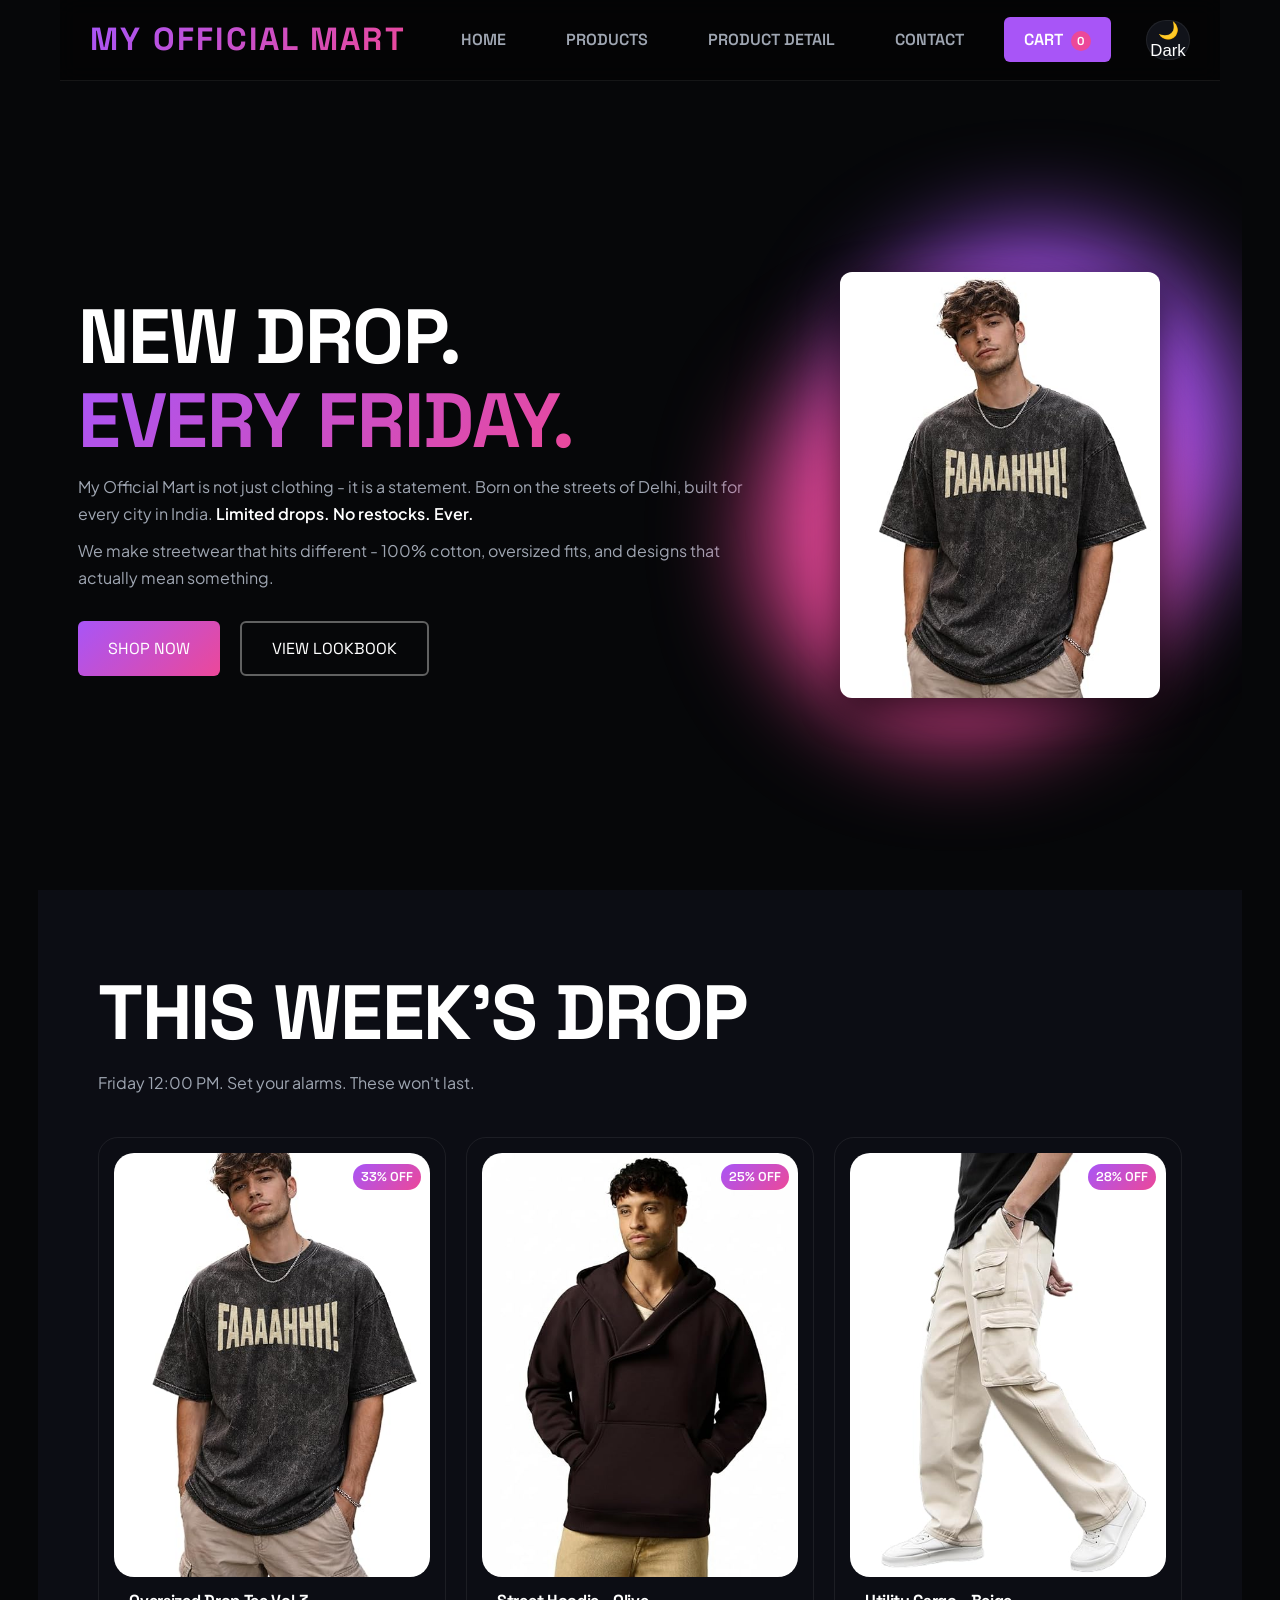
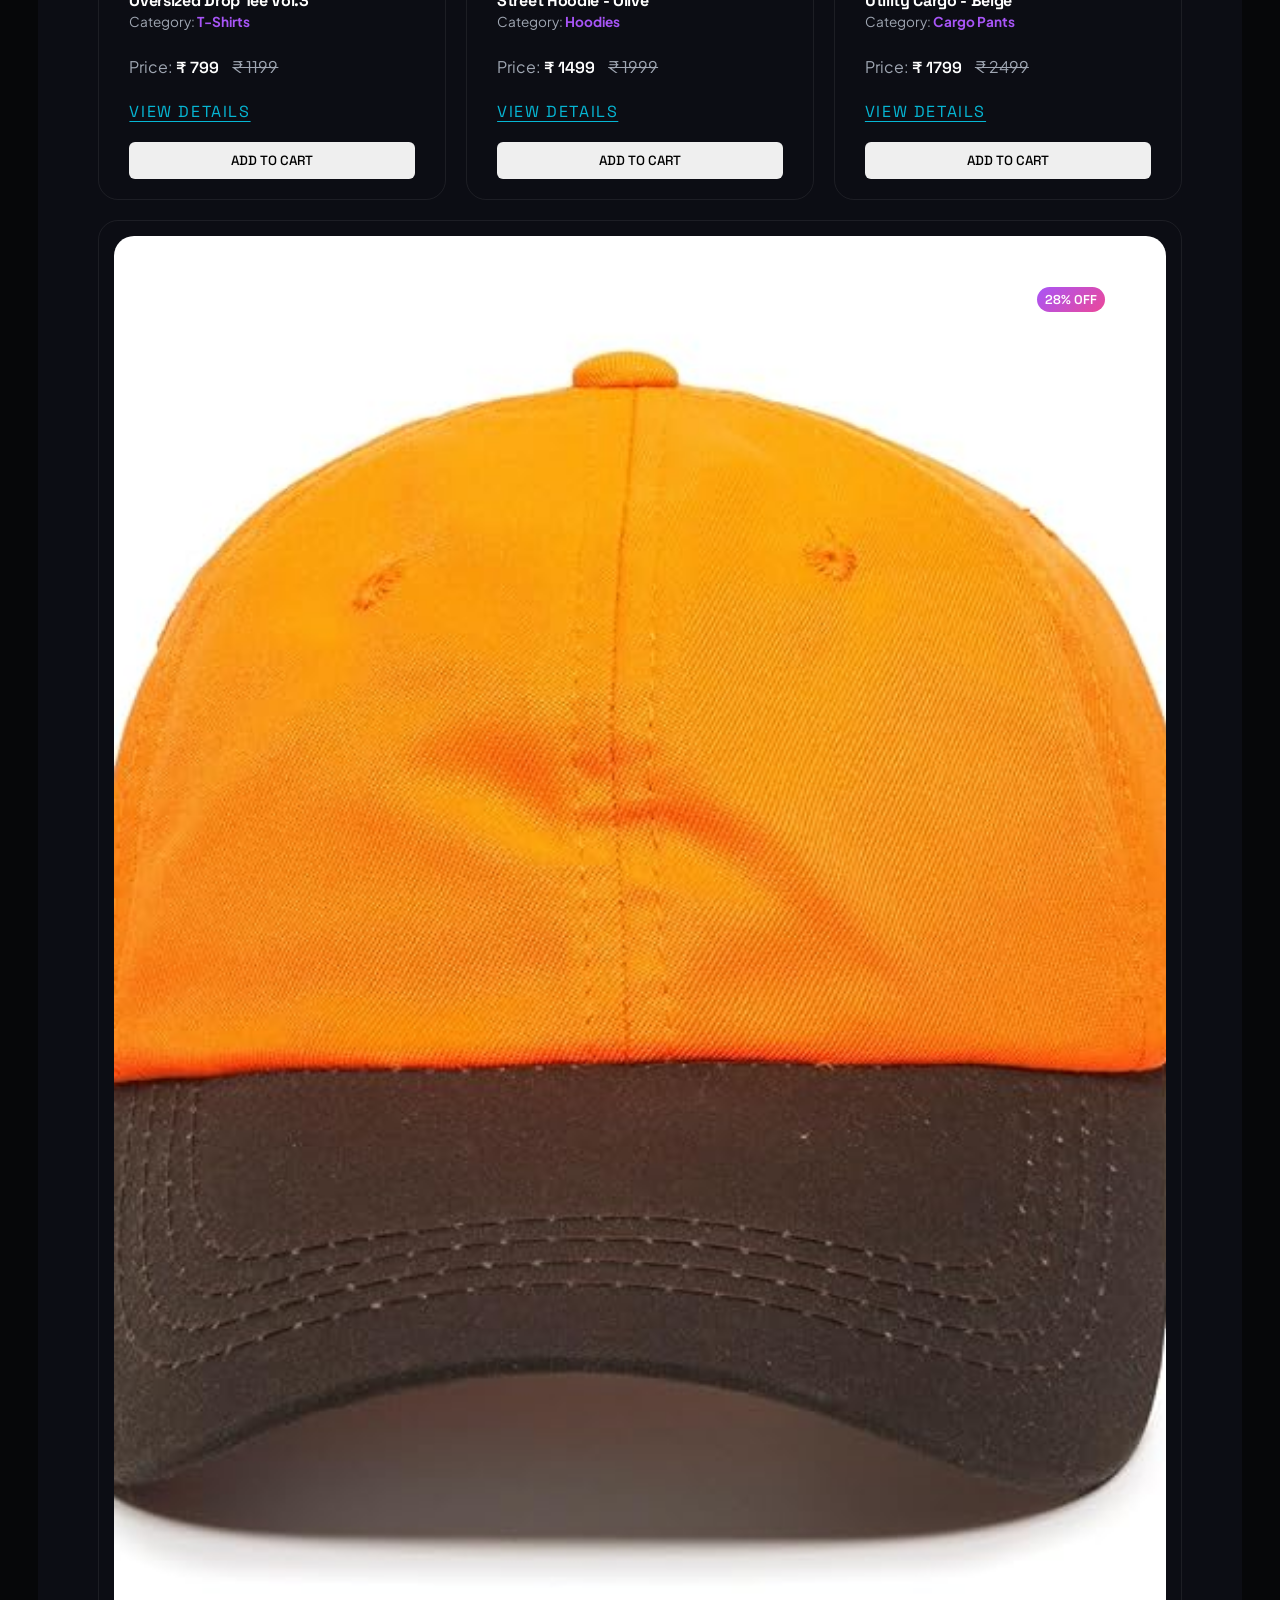
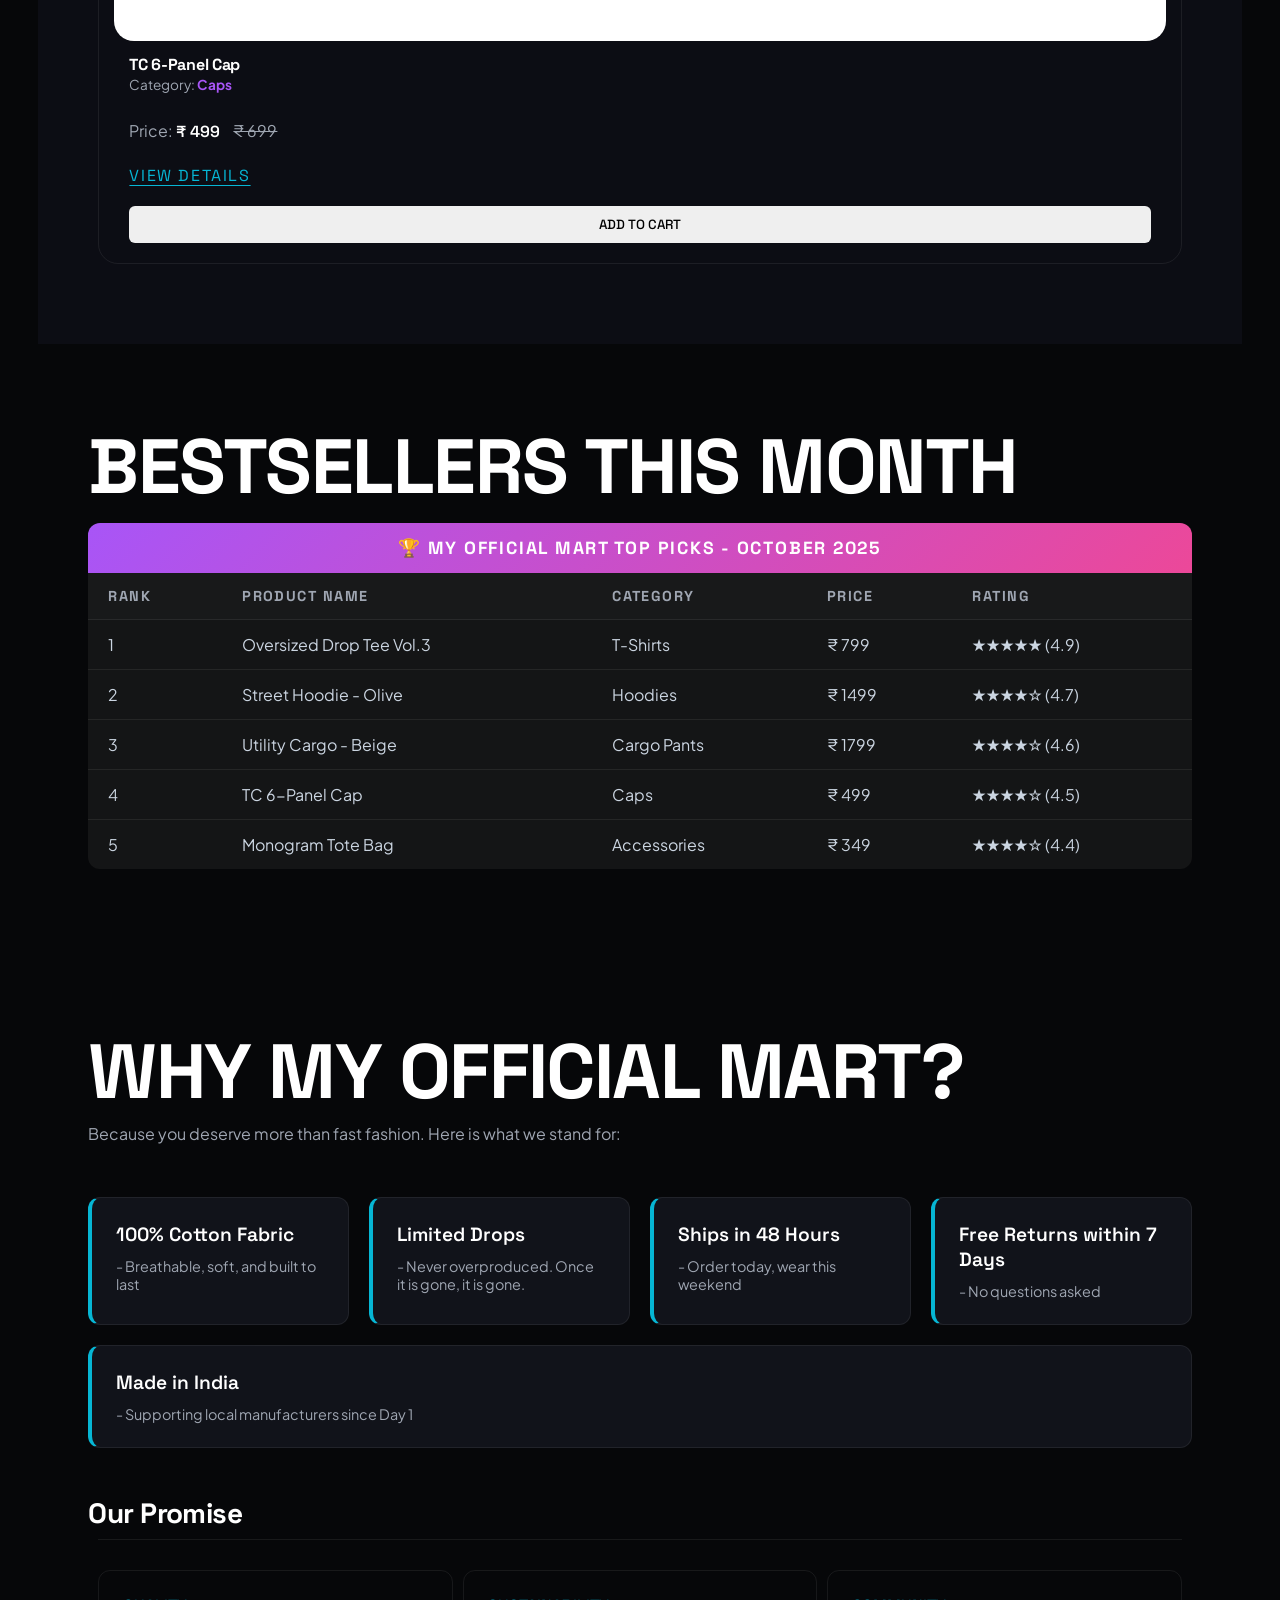
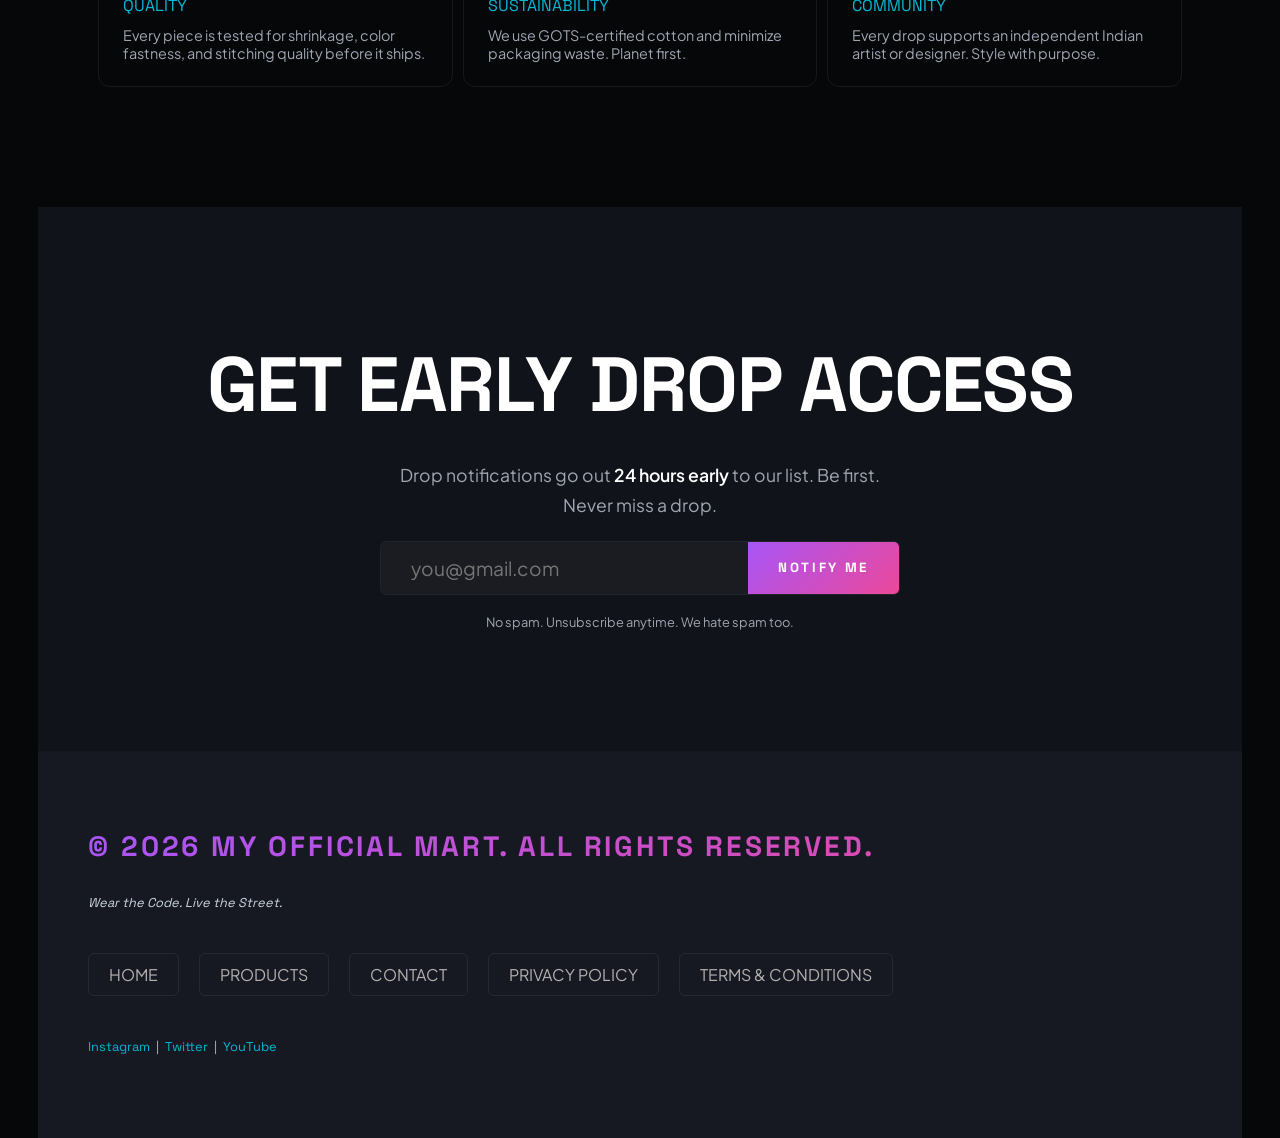
<file: index.html>
<!doctype html>
<html lang="en">
  <head>
    <meta charset="UTF-8" />
    <meta name="viewport" content="width=device-width, initial-scale=1.0" />
    <title>My Official Mart - Wear the Code. Live the Street.</title>
    <link rel="stylesheet" href="style.css" />
  </head>

  <body>
    <header>
      <h1><a href="index.html">My Official Mart</a></h1>
      <nav>
        <ul>
          <li><a href="index.html">Home</a></li>
          <li><a href="products.html">Products</a></li>
          <li><a href="product.html">Product Detail</a></li>
          <li><a href="contact.html">Contact</a></li>
          <li>
            <a href="cart.html" data-cart-link
              >Cart <span class="cart-badge">0</span></a
            >
          </li>
        </ul>
      </nav>
      <button
        class="theme-toggle"
        type="button"
        aria-label="Switch to light mode"
        title="Switch to light mode"
      >
        🌙 Dark
      </button>
    </header>

    <main>
      <section id="hero">
        <div class="left-hero">
          <h2>
            New Drop. <br />
            <span id="gradient-text">Every Friday.</span>
          </h2>
          <p>
            My Official Mart is not just clothing - it is a statement. Born on
            the streets of Delhi, built for every city in India.
            <strong>Limited drops. No restocks. Ever.</strong>
          </p>
          <p>
            We make streetwear that hits different - 100% cotton, oversized
            fits, and designs that actually mean something.
          </p>
          <div id="cta">
            <a href="products.html" class="btn1">Shop Now</a>
            <a href="products.html" class="btn2">View Lookbook</a>
          </div>
        </div>
        <div class="right-hero">
          <div class="glow orb1"></div>
          <div class="glow orb2"></div>
          <div class="right-hero-image">
            <img src="product 1.jpg" alt="" />
          </div>
        </div>
      </section>

      <section id="week-drop">
        <h2>This Week's Drop</h2>
        <p>Friday 12:00 PM. Set your alarms. These won't last.</p>

        <div class="cards">
          <article>
            <figure>
              <img
                src="product 1.jpg"
                alt="My Official Mart Oversized Drop Tee Vol.3 in Black"
              />
              <figcaption>Oversized Drop Tee Vol.3</figcaption>
            </figure>

            <h3>Oversized Drop Tee Vol.3</h3>
            <p>Category: <span>T-Shirts</span></p>
            <p>Price: <strong>&#8377; 799</strong> <s>&#8377; 1199</s></p>
            <p><mark>33% OFF</mark></p>

            <a href="product.html">View Details</a>
            <button type="button">Add to Cart</button>
          </article>

          <article>
            <figure>
              <img
                src="product 2.jpg"
                alt="My Official Mart Street Hoodie in Olive Green"
              />
              <figcaption>Street Hoodie - Olive</figcaption>
            </figure>

            <h3>Street Hoodie - Olive</h3>
            <p>Category: <span>Hoodies</span></p>
            <p>Price: <strong>&#8377; 1499</strong> <s>&#8377; 1999</s></p>
            <p><mark>25% OFF</mark></p>
            <a href="product.html">View Details</a>
            <button type="button">Add to Cart</button>
          </article>

          <article>
            <figure>
              <img
                src="product 3.jpg"
                alt="My Official Mart Cargo Pants in Beige"
              />
              <figcaption>Utility Cargo - Beige</figcaption>
            </figure>
            <h3>Utility Cargo - Beige</h3>
            <p>Category: <span>Cargo Pants</span></p>
            <p>Price: <strong>&#8377; 1799</strong> <s>&#8377; 2499</s></p>
            <p><mark>28% OFF</mark></p>
            <a href="product.html">View Details</a>
            <button type="button">Add to Cart</button>
          </article>

          <article>
            <figure>
              <img
                src="product 4.jpg"
                alt="My Official Mart 6-Panel Cap in Black"
              />
              <figcaption>TC 6-Panel Cap</figcaption>
            </figure>
            <h3>TC 6-Panel Cap</h3>
            <p>Category: <span>Caps</span></p>
            <p>Price: <strong>&#8377; 499</strong> <s>&#8377; 699</s></p>
            <p><mark>28% OFF</mark></p>
            <a href="product.html">View Details</a>
            <button type="button">Add to Cart</button>
          </article>
        </div>
      </section>

      <section class="best-sellers" id="best-sellers-month">
        <h2>Bestsellers This Month</h2>
        <div class="table-scroll">
          <table>
            <tr>
              <th colspan="5">
                &#127942; My Official Mart Top Picks - October 2025
              </th>
            </tr>
            <tr>
              <th>Rank</th>
              <th>Product Name</th>
              <th>Category</th>
              <th>Price</th>
              <th>Rating</th>
            </tr>
            <tr>
              <td>1</td>
              <td>Oversized Drop Tee Vol.3</td>
              <td>T-Shirts</td>
              <td>&#8377; 799</td>
              <td>&#9733;&#9733;&#9733;&#9733;&#9733; (4.9)</td>
            </tr>
            <tr>
              <td>2</td>
              <td>Street Hoodie - Olive</td>
              <td>Hoodies</td>
              <td>&#8377; 1499</td>
              <td>&#9733;&#9733;&#9733;&#9733;&#9734; (4.7)</td>
            </tr>
            <tr>
              <td>3</td>
              <td>Utility Cargo - Beige</td>
              <td>Cargo Pants</td>
              <td>&#8377; 1799</td>
              <td>&#9733;&#9733;&#9733;&#9733;&#9734; (4.6)</td>
            </tr>
            <tr nishant="hii">
              <td>4</td>
              <td>TC 6-Panel Cap</td>
              <td>Caps</td>
              <td>&#8377; 499</td>
              <td>&#9733;&#9733;&#9733;&#9733;&#9734; (4.5)</td>
            </tr>
            <tr>
              <td>5</td>
              <td>Monogram Tote Bag</td>
              <td>Accessories</td>
              <td>&#8377; 349</td>
              <td>&#9733;&#9733;&#9733;&#9733;&#9734; (4.4)</td>
            </tr>
          </table>
        </div>
      </section>

      <section id="why-threadco">
        <h2>Why My Official Mart?</h2>
        <p>
          Because you deserve more than fast fashion. Here is what we stand for:
        </p>
        <ul>
          <li>
            <strong>100% Cotton Fabric </strong>- Breathable, soft, and built to
            last
          </li>
          <li>
            <strong>Limited Drops </strong>- Never overproduced. Once it is
            gone, it is gone.
          </li>
          <li>
            <strong>Ships in 48 Hours</strong> - Order today, wear this weekend
          </li>
          <li>
            <strong>Free Returns within 7 Days </strong>- No questions asked
          </li>
          <li>
            <strong>Made in India </strong>- Supporting local manufacturers
            since Day 1
          </li>
        </ul>

        <h3>Our Promise</h3>

        <dl>
          <section>
            <dt>Quality</dt>
            <dd>
              Every piece is tested for shrinkage, color fastness, and stitching
              quality before it ships.
            </dd>
          </section>
          <section>
            <dt>Sustainability</dt>
            <dd>
              We use GOTS-certified cotton and minimize packaging waste. Planet
              first.
            </dd>
          </section>
          <section>
            <dt>Community</dt>
            <dd>
              Every drop supports an independent Indian artist or designer.
              Style with purpose.
            </dd>
          </section>
        </dl>
      </section>

      <section id="get-early">
        <h2>Get Early Drop Access</h2>
        <p>
          Drop notifications go out <strong>24 hours early</strong> to our list.
          Be first. Never miss a drop.
        </p>
        <form action="">
          <!-- <label for="email">Your Email:</label> -->
          <input
            type="email"
            id="email"
            name="email"
            placeholder="you@gmail.com"
            required
          />
          <button type="submit">Notify Me</button>
        </form>
        <br />
        <small>No spam. Unsubscribe anytime. We hate spam too.</small>
      </section>
    </main>

    <footer id="footer">
      <h3>&copy; 2026 My Official Mart. All rights reserved.</h3>
      <p><em>Wear the Code. Live the Street.</em></p>
      <nav>
        <ul>
          <li><a href="index.html">Home</a></li>
          <li><a href="products.html">Products</a></li>
          <li><a href="contact.html">Contact</a></li>
          <li><a href="#">Privacy Policy</a></li>
          <li><a href="#">Terms &amp; Conditions</a></li>
        </ul>
      </nav>

      <p>
        <a href="https://instagram.com" target="_blank">Instagram</a>
        &nbsp;|&nbsp;
        <a href="https://twitter.com" target="_blank">Twitter</a>
        &nbsp;|&nbsp;
        <a href="https://youtube.com" target="_blank">YouTube</a>
      </p>
    </footer>

    <script src="app.js" defer></script>
  </body>
</html>
</file>
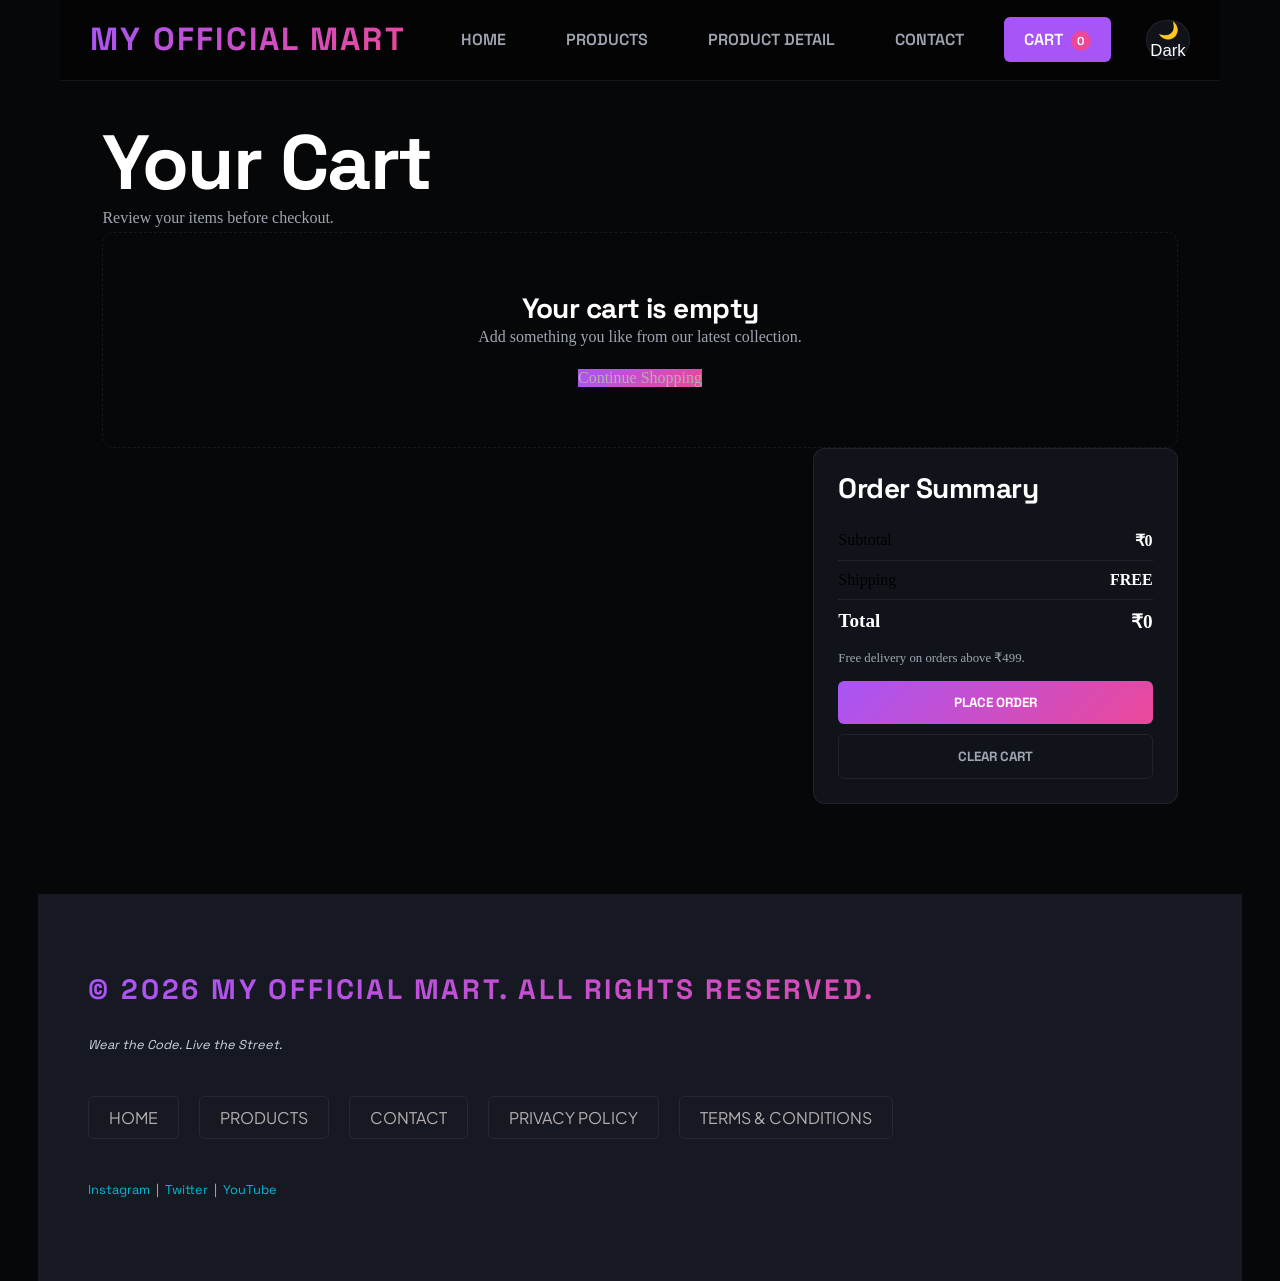
<file: cart.html>
<!doctype html>
<html lang="en">
  <head>
    <meta charset="UTF-8" />
    <meta name="viewport" content="width=device-width, initial-scale=1.0" />
    <meta name="description" content="My Official Mart shopping cart" />
    <title>Cart | My Official Mart</title>
    <link rel="stylesheet" href="style.css" />
  </head>
  <body>
    <header>
      <h1><a href="index.html">My Official Mart</a></h1>
      <nav>
        <ul>
          <li><a href="index.html">Home</a></li>
          <li><a href="products.html">Products</a></li>
          <li><a href="product.html">Product Detail</a></li>
          <li><a href="contact.html">Contact</a></li>
          <li>
            <a href="cart.html" data-cart-link
              >Cart <span class="cart-badge">0</span></a
            >
          </li>
        </ul>
      </nav>
      <button
        class="theme-toggle"
        type="button"
        aria-label="Switch to light mode"
        title="Switch to light mode"
      >
        🌙 Dark
      </button>
    </header>
    <main>
      <section class="cart-page">
        <h2>Your Cart</h2>
        <p>Review your items before checkout.</p>
        <div id="empty-cart" class="empty-cart" hidden>
          <h3>Your cart is empty</h3>
          <p>Add something you like from our latest collection.</p>
          <a class="btn1" href="products.html">Continue Shopping</a>
        </div>
        <div id="cart-content" class="cart-layout">
          <section><div id="cart-items" class="cart-items"></div></section>
          <aside class="cart-summary">
            <h3>Order Summary</h3>
            <div class="summary-row">
              <span>Subtotal</span><strong id="cart-subtotal">₹0</strong>
            </div>
            <div class="summary-row">
              <span>Shipping</span><strong id="cart-shipping">FREE</strong>
            </div>
            <div class="summary-row summary-total">
              <span>Total</span><strong id="cart-total">₹0</strong>
            </div>
            <p><small>Free delivery on orders above ₹499.</small></p>
            <button id="checkout-btn" class="checkout-btn" type="button">
              Place Order
            </button>
            <button id="clear-cart" class="clear-cart-btn" type="button">
              Clear Cart
            </button>
          </aside>
        </div>
      </section>
    </main>
    <footer id="footer">
      <h3>&copy; 2026 My Official Mart. All rights reserved.</h3>
      <p><em>Wear the Code. Live the Street.</em></p>
      <nav>
        <ul>
          <li><a href="index.html">Home</a></li>
          <li><a href="products.html">Products</a></li>
          <li><a href="contact.html">Contact</a></li>
          <li><a href="#">Privacy Policy</a></li>
          <li><a href="#">Terms &amp; Conditions</a></li>
        </ul>
      </nav>
      <p>
        <a href="https://instagram.com" target="_blank" rel="noopener"
          >Instagram</a
        >
        &nbsp;|&nbsp;
        <a href="https://twitter.com" target="_blank" rel="noopener">Twitter</a>
        &nbsp;|&nbsp;
        <a href="https://youtube.com" target="_blank" rel="noopener">YouTube</a>
      </p>
    </footer>
    <script src="app.js" defer></script>
  </body>
</html>
</file>
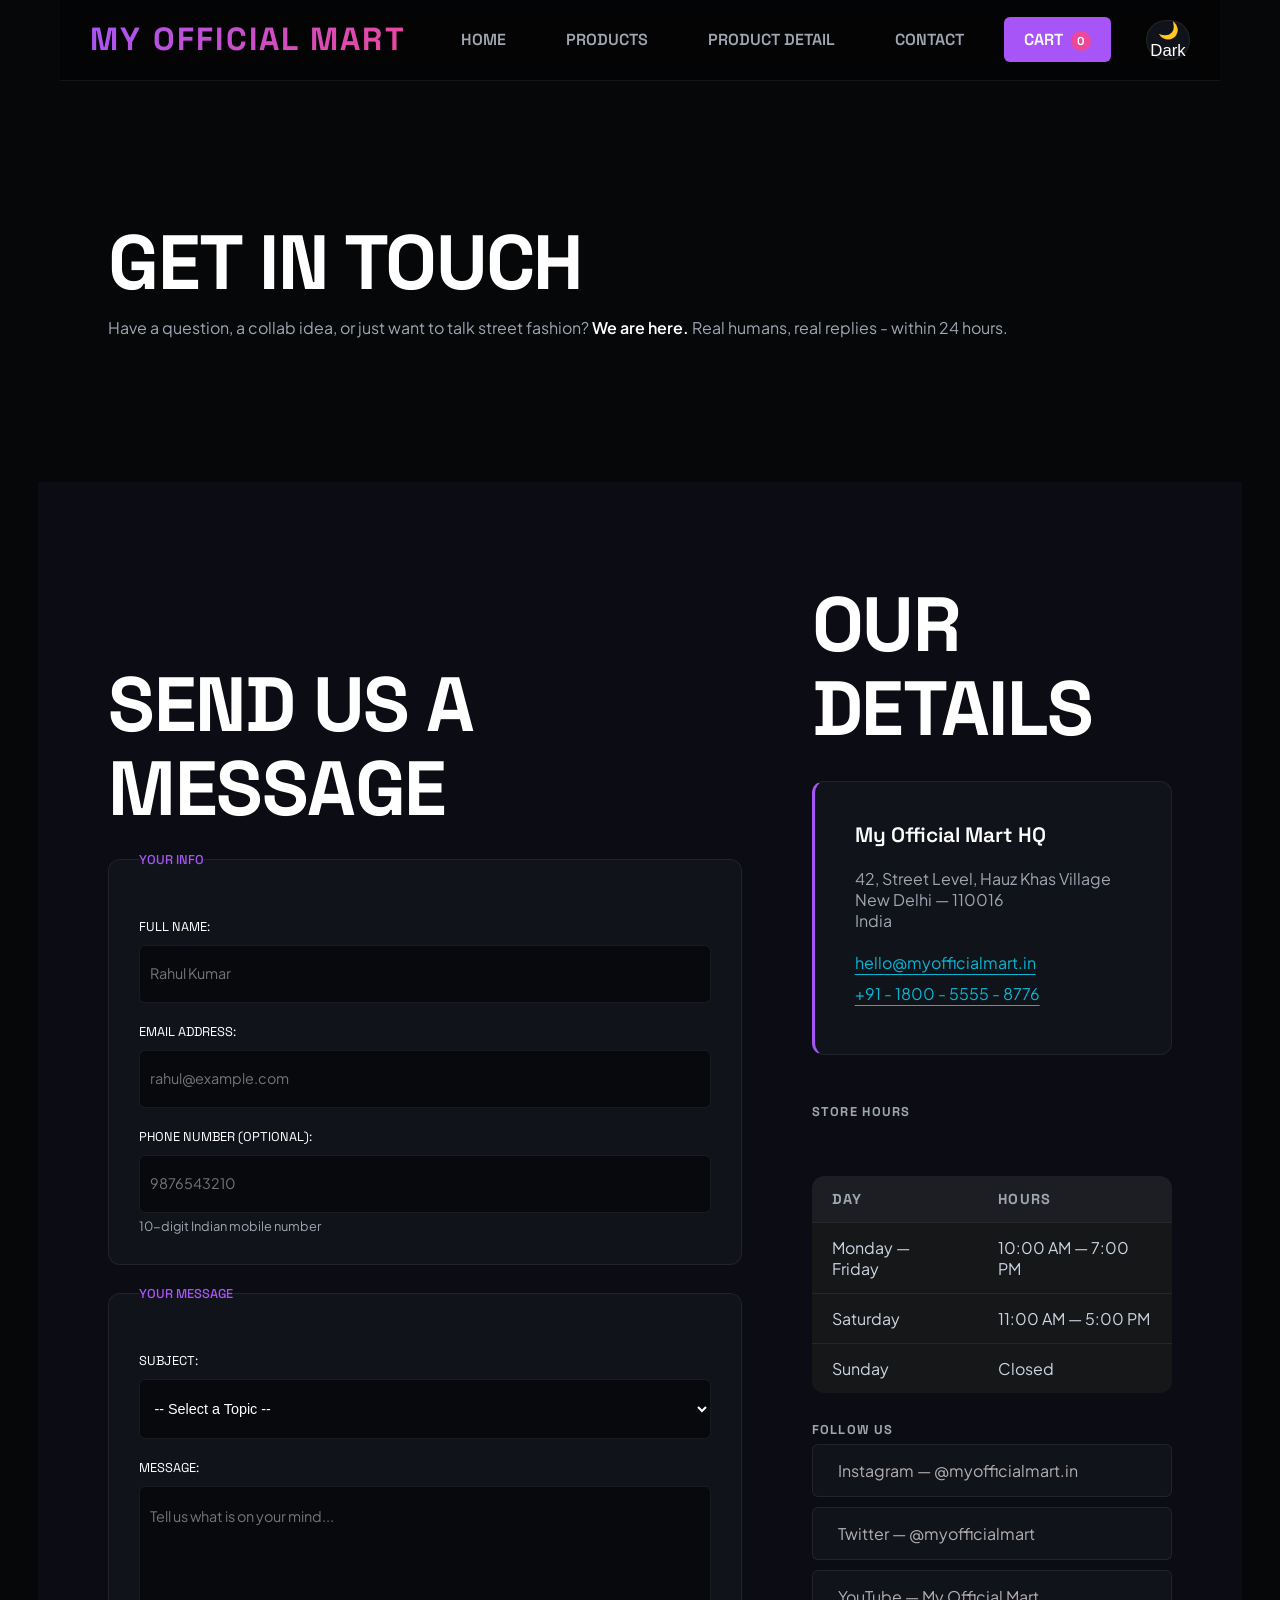
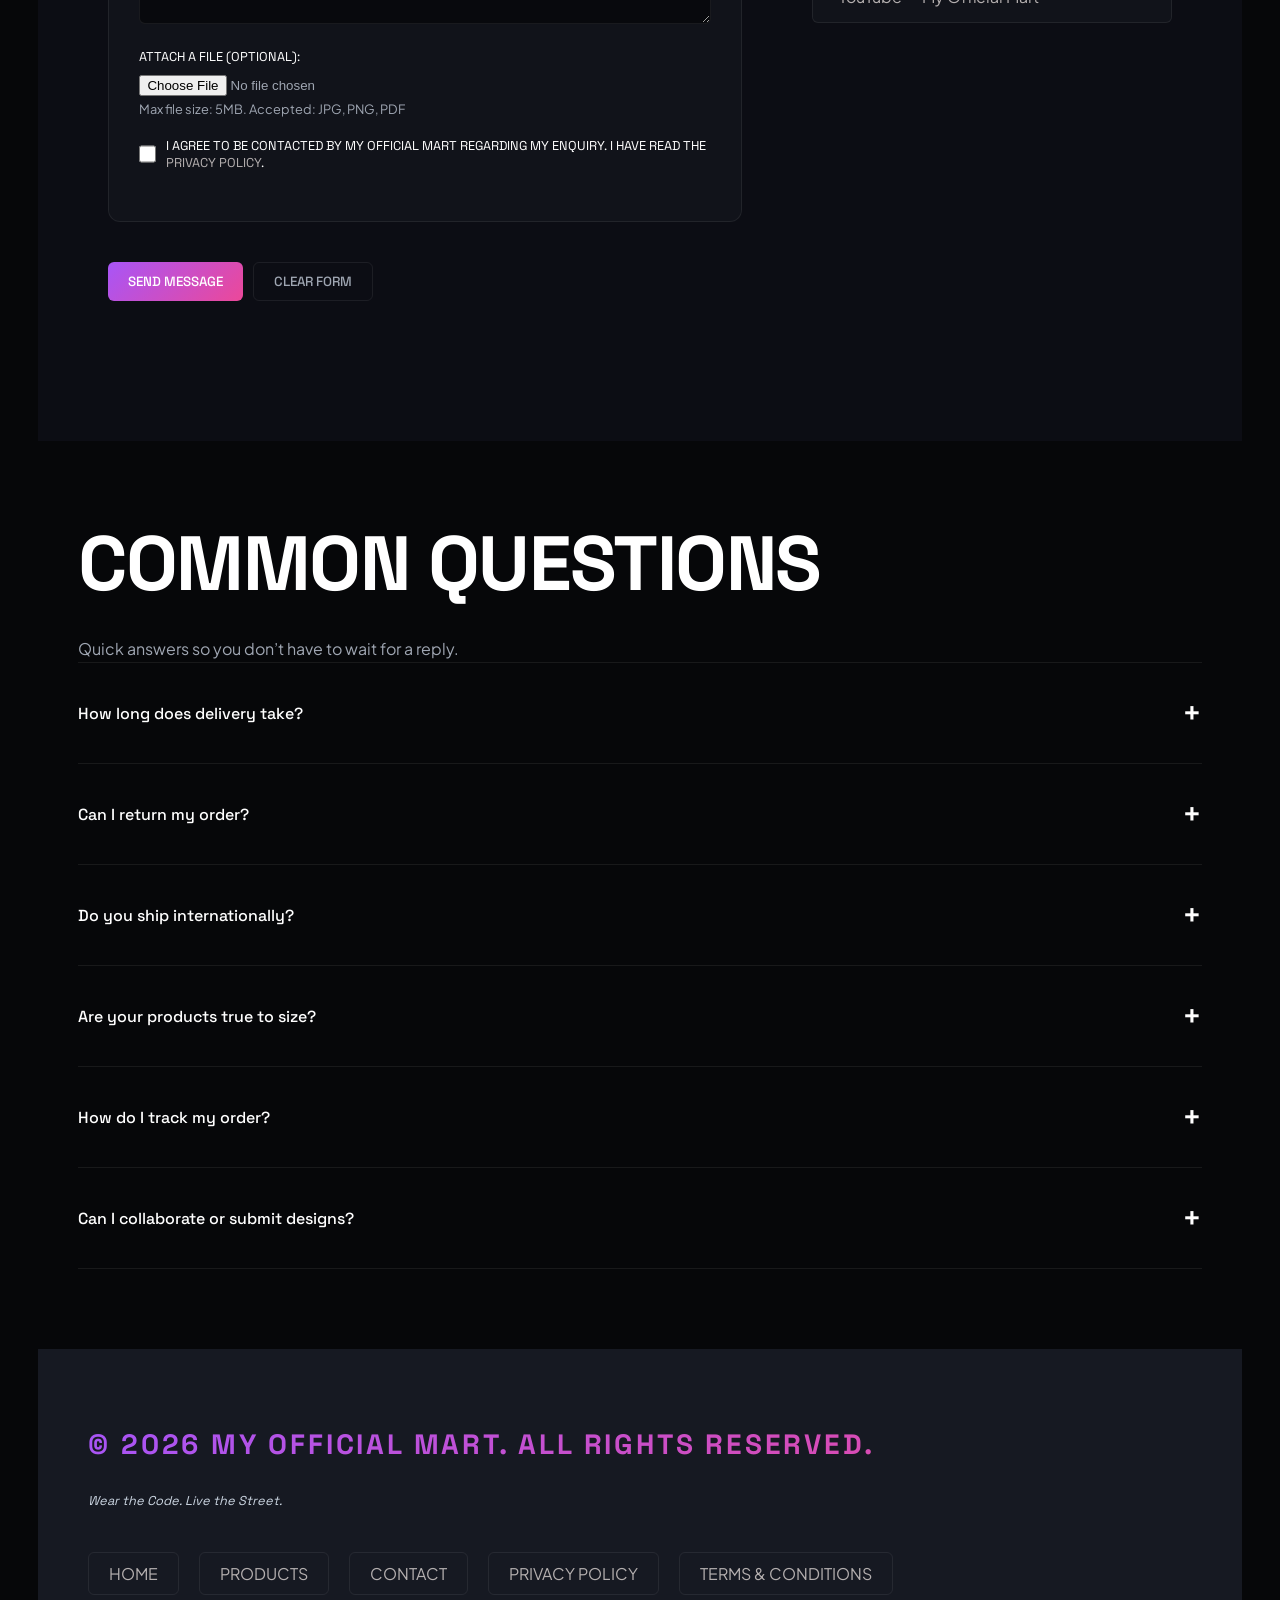
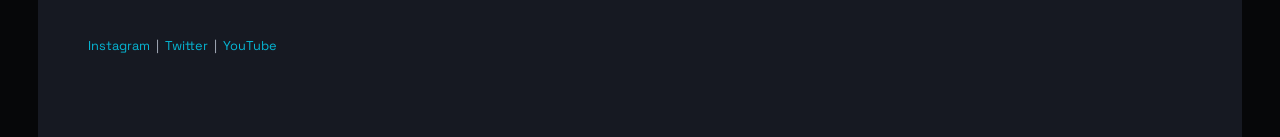
<file: contact.html>
<!doctype html>
<html lang="en">
  <head>
    <meta charset="UTF-8" />
    <meta name="viewport" content="width=device-width, initial-scale=1.0" />
    <title>Contact - My Official Mart</title>
    <link rel="stylesheet" href="style.css" />
  </head>

  <body>
    <header>
      <h1><a href="index.html">My Official Mart</a></h1>
      <nav>
        <ul>
          <li><a href="index.html">Home</a></li>
          <li><a href="products.html">Products</a></li>
          <li><a href="product.html">Product Detail</a></li>
          <li><a href="contact.html">Contact</a></li>
          <li>
            <a href="cart.html" data-cart-link
              >Cart <span class="cart-badge">0</span></a
            >
          </li>
        </ul>
      </nav>
      <button
        class="theme-toggle"
        type="button"
        aria-label="Switch to light mode"
        title="Switch to light mode"
      >
        🌙 Dark
      </button>
    </header>

    <main>
      <section class="get-in-touch">
        <h2>Get In Touch</h2>
        <p>
          Have a question, a collab idea, or just want to talk street fashion?
          <strong>We are here.</strong> Real humans, real replies - within 24
          hours.
        </p>
      </section>

      <div class="details">
        <section class="send-us-message">
          <h2>Send Us a Message</h2>

          <form action="">
            <fieldset>
              <legend>Your Info</legend>

              <label for="fullname">Full Name:</label>
              <input
                type="text"
                id="fullname"
                name="fullname"
                placeholder="Rahul Kumar"
                required
                minlength="2"
                maxlength="60"
              />

              <label for="email">Email Address:</label>
              <input
                type="email"
                id="email"
                name="email"
                placeholder="rahul@example.com"
                required
              />

              <label for="phone">Phone Number (optional):</label>
              <input
                type="tel"
                id="phone"
                name="phone"
                placeholder="9876543210"
              />
              <small>10-digit Indian mobile number</small>
            </fieldset>

            <fieldset>
              <legend>Your Message</legend>

              <label for="subject">Subject:</label>
              <select id="subject" name="subject" required>
                <option value="">-- Select a Topic --</option>
                <option value="order-issue">Order Issue</option>
                <option value="return-refund">Return / Refund</option>
                <option value="collaboration">
                  Collaboration / Partnership
                </option>
                <option value="wholesale">Wholesale Enquiry</option>
                <option value="general">General Query</option>
              </select>

              <label for="message">Message:</label>
              <textarea
                id="message"
                name="message"
                rows="6"
                cols="50"
                placeholder="Tell us what is on your mind..."
                required
                minlength="20"
              ></textarea>

              <label for="attachment">Attach a File (optional):</label>
              <input type="file" id="attachment" name="attachment" />
              <small>Max file size: 5MB. Accepted: JPG, PNG, PDF</small>

              <div class="consent">
                <input type="checkbox" id="consent" name="consent" required />
                <label for="consent">
                  I agree to be contacted by My Official Mart regarding my
                  enquiry. I have read the <a href="#">Privacy Policy</a>.
                </label>
              </div>
            </fieldset>

            <div class="contact-btns">
              <button type="submit">Send Message</button>
              <button type="reset">Clear Form</button>
            </div>
          </form>
        </section>

        <section class="our-details">
          <h2>Our Details</h2>

          <address>
            <strong>My Official Mart HQ</strong> <br />
            42, Street Level, Hauz Khas Village <br />
            New Delhi — 110016 <br />
            India
            <br /><br />
            <a href="mailto:hello@myofficialmart.in">hello@myofficialmart.in</a>
            <br />
            <a href="tel:+91 1800 5555 8776">+91 - 1800 - 5555 - 8776</a>
          </address>

          <div>
            <h3>Store Hours</h3>
            <div class="table-scroll">
              <table>
                <tr>
                  <th>Day</th>
                  <th>Hours</th>
                </tr>
                <tr>
                  <td>Monday — Friday</td>
                  <td>10:00 AM — 7:00 PM</td>
                </tr>
                <tr>
                  <td>Saturday</td>
                  <td>11:00 AM — 5:00 PM</td>
                </tr>
                <tr>
                  <td>Sunday</td>
                  <td>Closed</td>
                </tr>
              </table>
            </div>
          </div>

          <div>
            <h3>Follow Us</h3>
            <ul>
              <li>
                <a href="https://instagram.com" target="_blank"
                  >Instagram &mdash; @myofficialmart.in</a
                >
              </li>
              <li>
                <a href="https://twitter.com" target="_blank"
                  >Twitter &mdash; @myofficialmart</a
                >
              </li>
              <li>
                <a href="https://youtube.com" target="_blank"
                  >YouTube &mdash; My Official Mart</a
                >
              </li>
            </ul>
          </div>
        </section>
      </div>

      <section class="common-questions">
        <h2>Common Questions</h2>
        <p>Quick answers so you don&rsquo;t have to wait for a reply.</p>

        <details>
          <summary>How long does delivery take?</summary>
          <p>
            We ship within <strong>48 hours</strong> of order confirmation.
            Standard delivery takes
            <strong>3&mdash;5 business days</strong> across India. Express
            delivery (1&mdash;2 days) is available at checkout for select pin
            codes.
          </p>
        </details>

        <details>
          <summary>Can I return my order?</summary>
          <p>
            Yes! We offer <strong>free returns within 7 days</strong> of
            delivery. The item must be unworn, unwashed, and in its original
            packaging with all tags attached. Initiate your return from the
            Orders section of your account.
          </p>
        </details>

        <details>
          <summary>Do you ship internationally?</summary>
          <p>
            Not yet &mdash; but we&rsquo;re working on it. International
            shipping is planned for early 2026. Sign up for our newsletter to
            get notified first.
          </p>
        </details>

        <details>
          <summary>Are your products true to size?</summary>
          <p>
            My Official Mart tees and hoodies are
            <strong>oversized by design</strong>. If you prefer a more fitted
            look, we recommend sizing down. Check the
            <a href="product.html#size-chart">Size Guide</a> on any product page
            for exact measurements.
          </p>
        </details>

        <details>
          <summary>How do I track my order?</summary>
          <p>
            Once your order ships, you will receive a tracking link via SMS and
            email. You can also track your order by entering your order ID on
            our
            <a href="#">Order Tracking page</a>.
          </p>
        </details>

        <details>
          <summary>Can I collaborate or submit designs?</summary>
          <p>
            Absolutely. My Official Mart works with independent Indian artists
            on every drop. If you have a design concept or want to collab, reach
            out via the form above and select
            <strong>&ldquo;Collaboration / Partnership&rdquo;</strong> as the
            subject. We read every single message.
          </p>
        </details>
      </section>
    </main>

    <footer id="footer">
      <h3>&copy; 2026 My Official Mart. All rights reserved.</h3>
      <p><em>Wear the Code. Live the Street.</em></p>
      <nav>
        <ul>
          <li><a href="index.html">Home</a></li>
          <li><a href="products.html">Products</a></li>
          <li><a href="contact.html">Contact</a></li>
          <li><a href="#">Privacy Policy</a></li>
          <li><a href="#">Terms &amp; Conditions</a></li>
        </ul>
      </nav>

      <p>
        <a href="https://instagram.com" target="_blank">Instagram</a>
        &nbsp;|&nbsp;
        <a href="https://twitter.com" target="_blank">Twitter</a>
        &nbsp;|&nbsp;
        <a href="https://youtube.com" target="_blank">YouTube</a>
      </p>
    </footer>

    <script src="app.js" defer></script>
  </body>
</html>
</file>
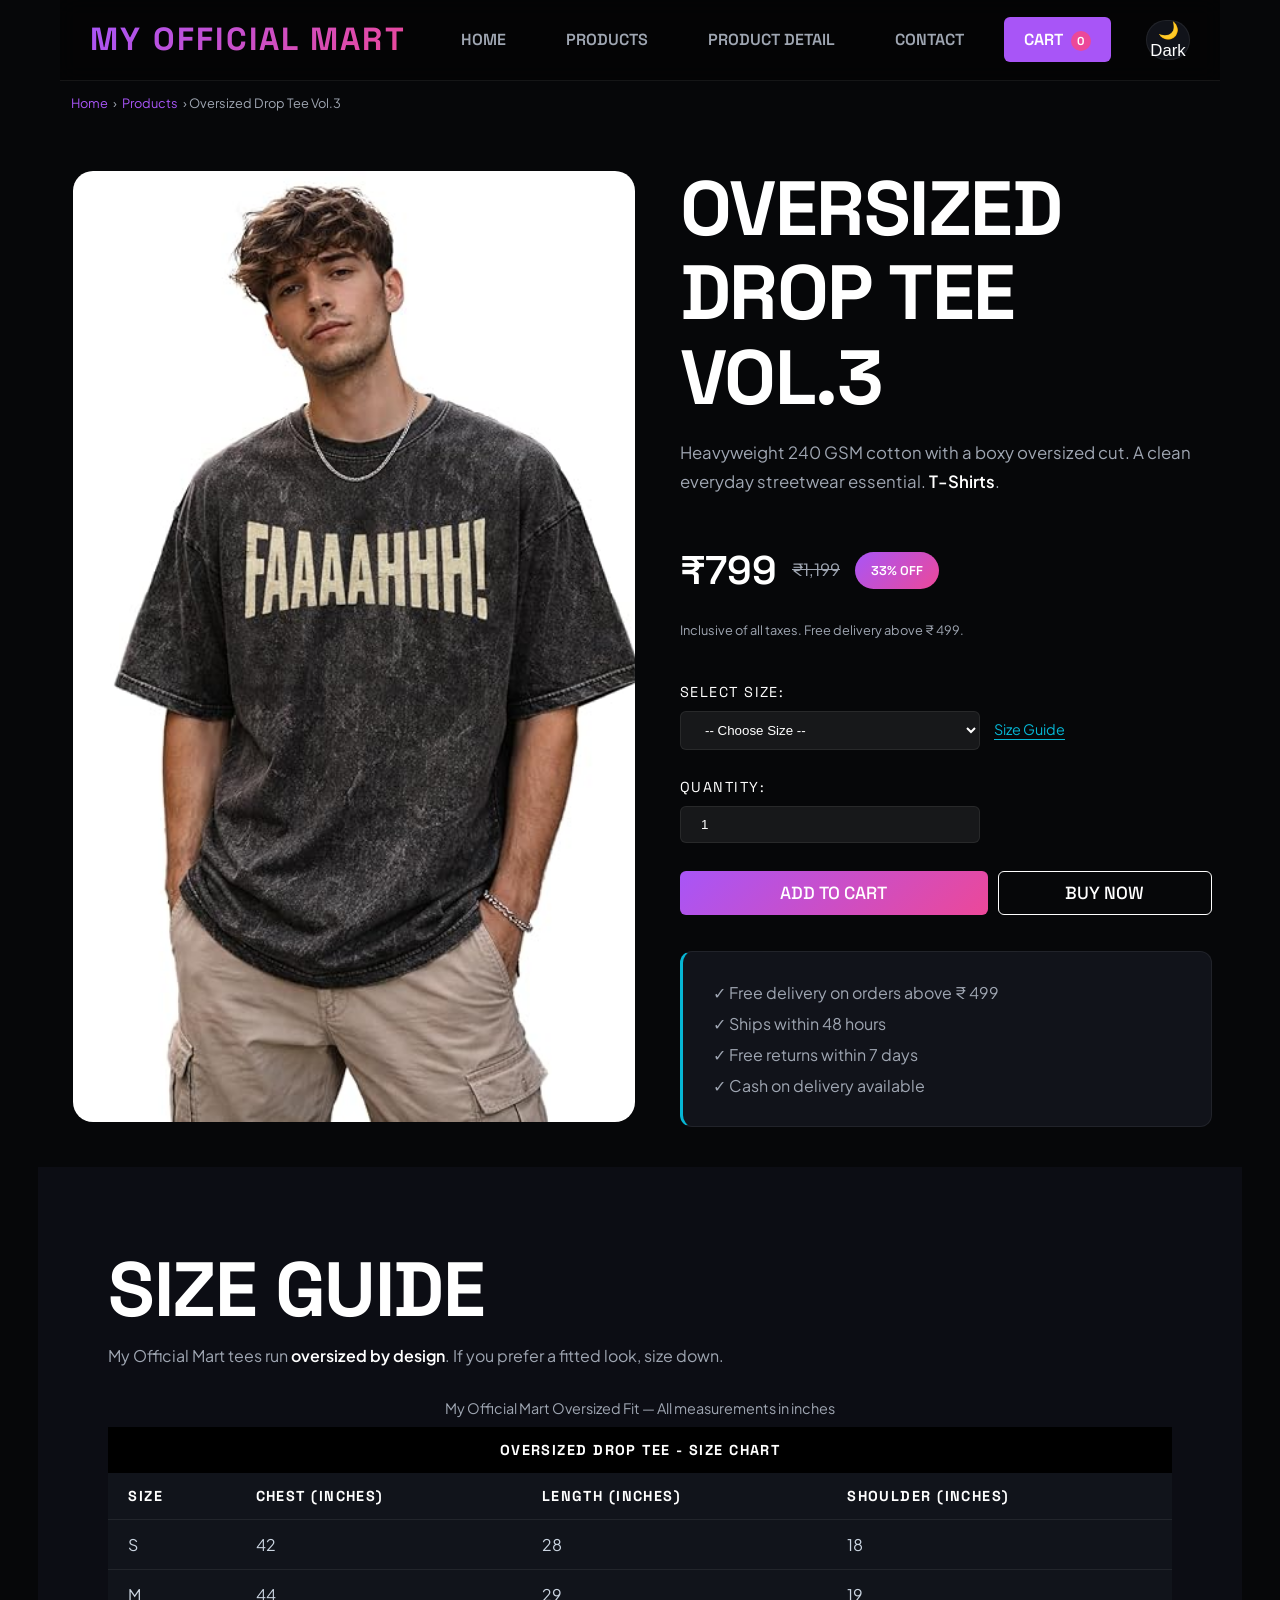
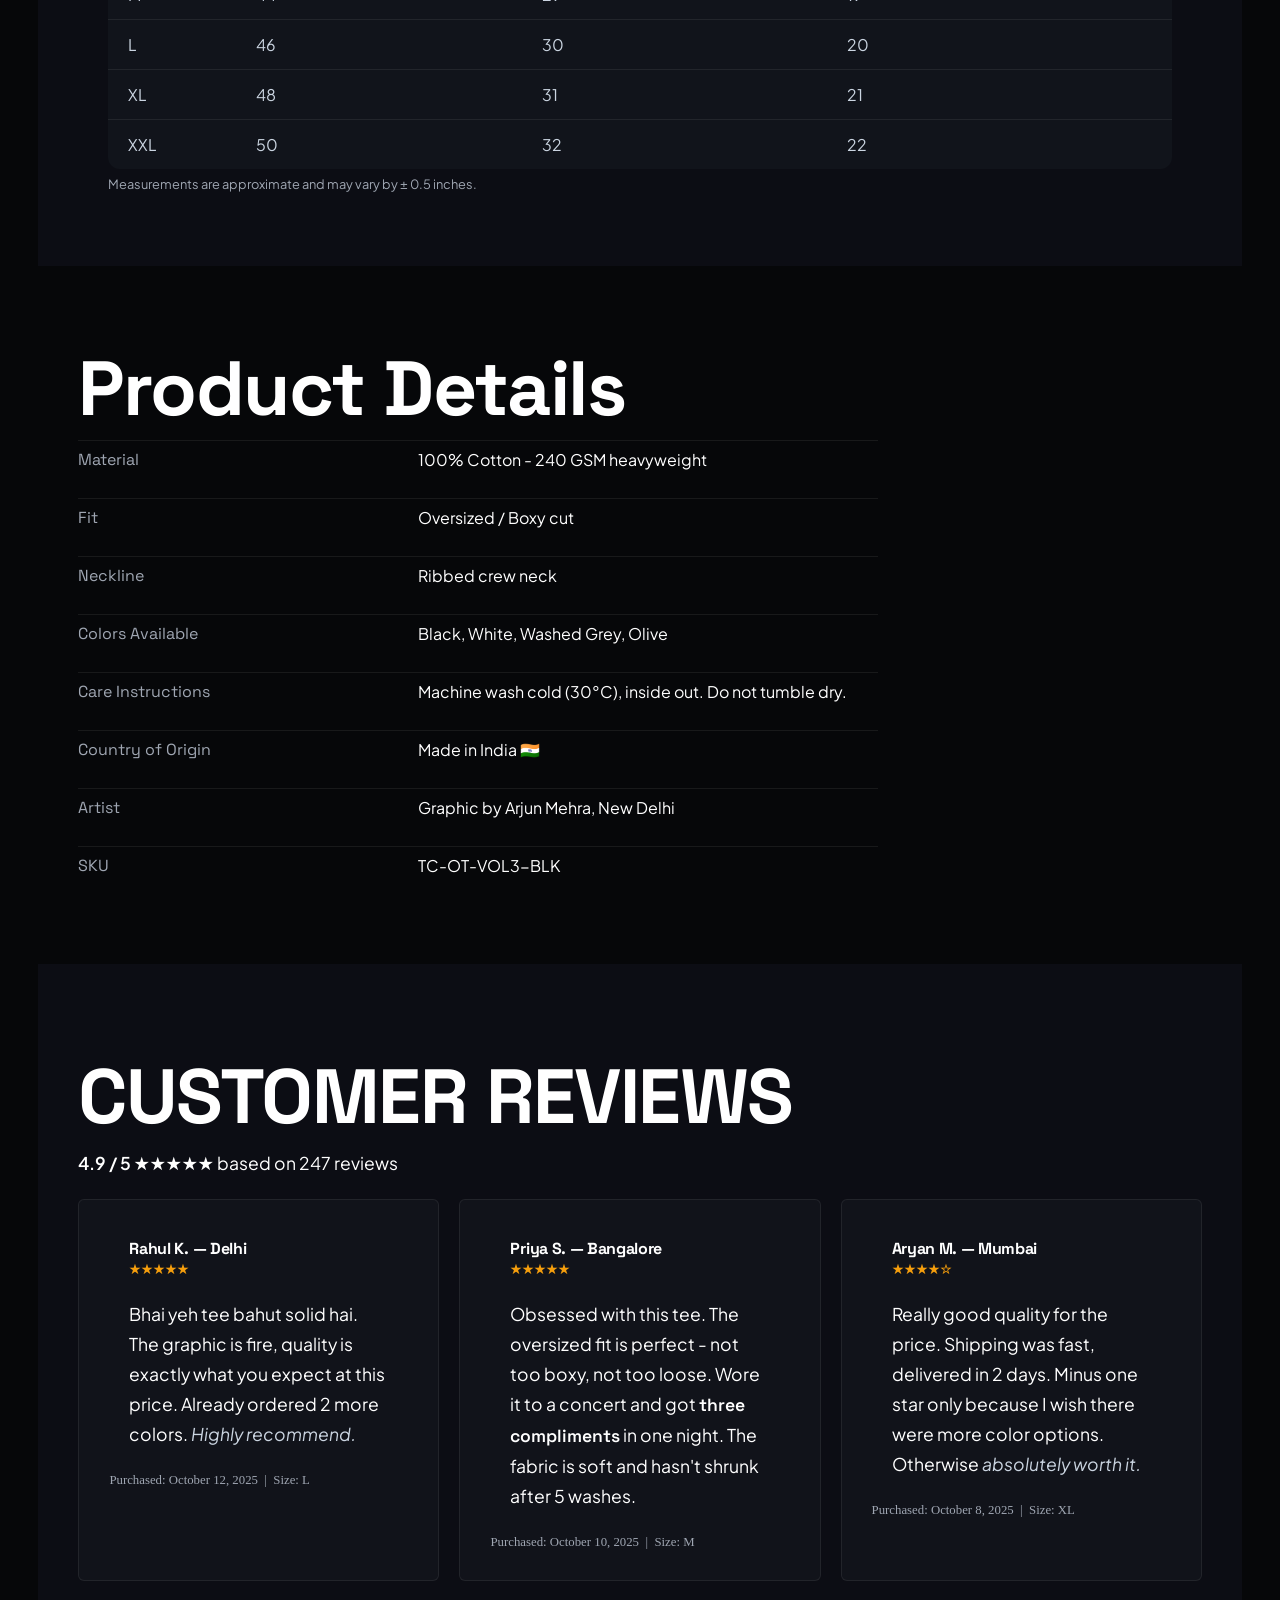
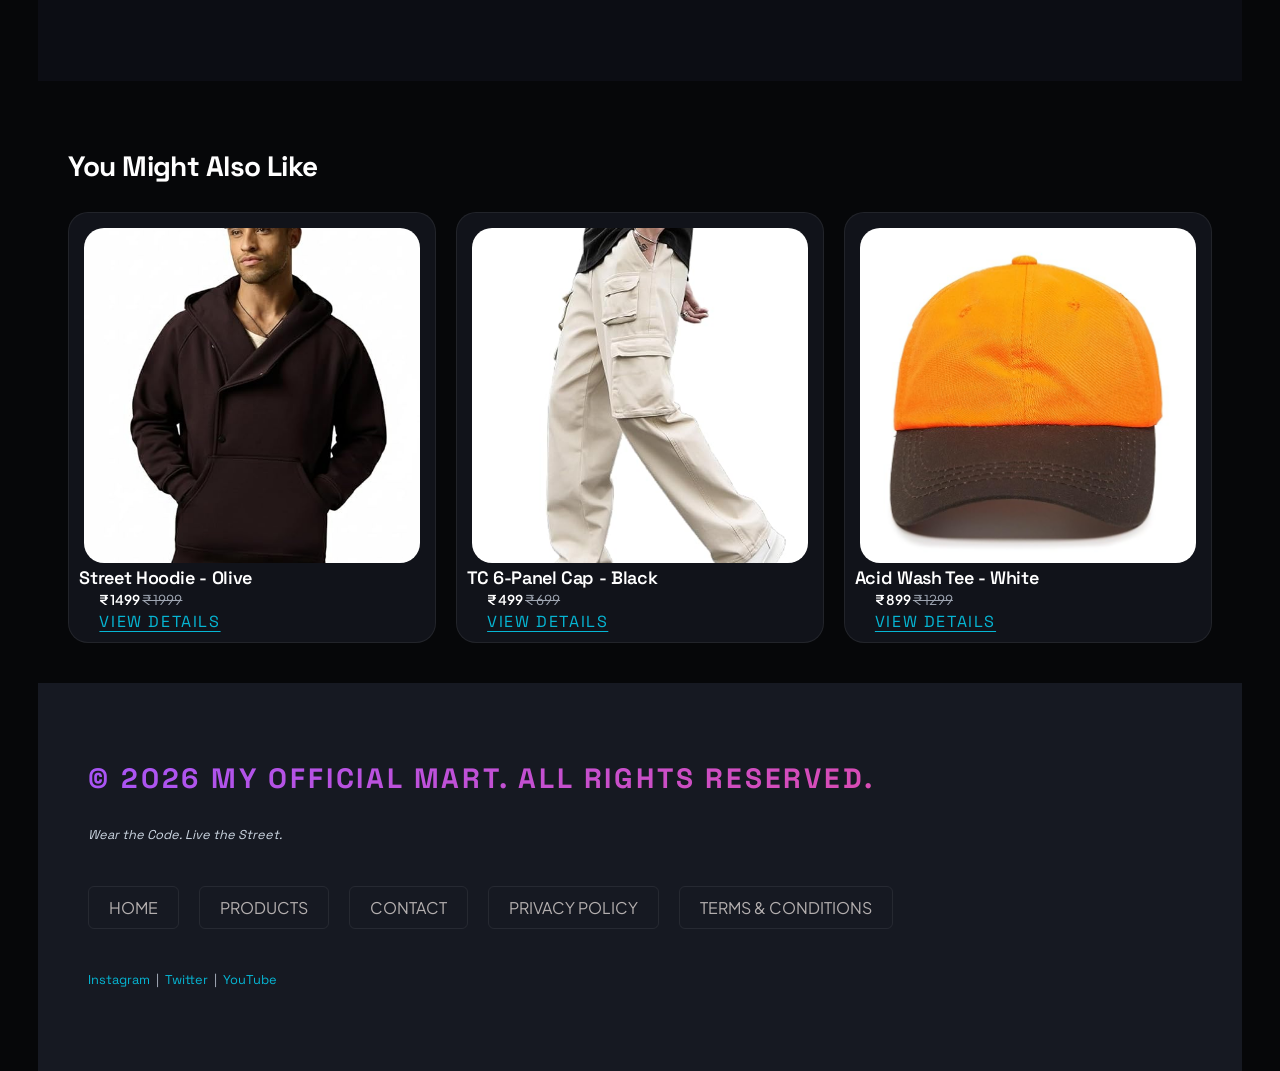
<file: product.html>
<!doctype html>
<html lang="en">
  <head>
    <meta charset="UTF-8" />
    <meta name="viewport" content="width=device-width, initial-scale=1.0" />
    <title>Product Details | My Official Mart</title>
    <link rel="stylesheet" href="style.css" />
  </head>

  <body>
    <header>
      <h1><a href="index.html">My Official Mart</a></h1>
      <nav>
        <ul>
          <li><a href="index.html">Home</a></li>
          <li><a href="products.html">Products</a></li>
          <li><a href="product.html">Product Detail</a></li>
          <li><a href="contact.html">Contact</a></li>
          <li>
            <a href="cart.html" data-cart-link
              >Cart <span class="cart-badge">0</span></a
            >
          </li>
        </ul>
      </nav>
      <button
        class="theme-toggle"
        type="button"
        aria-label="Switch to light mode"
        title="Switch to light mode"
      >
        🌙 Dark
      </button>
    </header>

    <main>
      <nav aria-label="breadcrumb">
        <a href="index.html">Home</a>
        &rsaquo;
        <a href="products.html">Products</a>
        &rsaquo; Oversized Drop Tee Vol.3
      </nav>

      <section id="product-detail">
        <figure>
          <img
            src="product 1.jpg"
            alt="My Official Mart Oversized Drop Tee Vol.3 - front view, black colorway"
          />
          <figcaption>Oversized Drop Tee Vol.3 - Black Colorway</figcaption>
        </figure>

        <div class="product-detail-left">
          <h2>Oversized Drop Tee Vol.3</h2>
          <p>
            The Vol.3 drops harder than the ones before it. Heavyweight 240 GSM
            cotton, a chest graphic designed by
            <strong>Delhi-based artist Arjun Mehra</strong>, and a boxy cut that
            pairs with everything.
            <em>This is the one everyone is waiting for.</em>
          </p>

          <p>
            <strong>&#8377; 799</strong>
            &nbsp;
            <s>&#8377; 1199</s>
            &nbsp;
            <mark>33% OFF</mark>
          </p>

          <p>
            <small
              >Inclusive of all taxes. Free delivery above &#8377; 499.</small
            >
          </p>

          <label for="size-select">Select Size:</label>
          <select id="size-select" name="size">
            <option value="">-- Choose Size --</option>
            <option value="S">S</option>
            <option value="M">M</option>
            <option value="L">L</option>
            <option value="XL">XL</option>
            <option value="XXL">XXL</option>
          </select>
          <a href="#size-chart">Size Guide</a>

          <br /><br />

          <label for="quantity">Quantity:</label>
          <input
            type="number"
            id="quantity"
            name="quantity"
            value="1"
            min="1"
            max="10"
          />

          <br /><br />

          <div class="product-detail-btns">
            <button type="button">Add to Cart</button>
            <button type="button">Buy Now</button>
          </div>

          <br /><br />

          <ul>
            <li>&#10003; Free delivery on orders above &#8377; 499</li>
            <li>&#10003; Ships within 48 hours</li>
            <li>&#10003; Free returns within 7 days</li>
            <li>&#10003; Cash on delivery available</li>
          </ul>
        </div>
      </section>

      <section id="size-chart" class="best-sellers">
        <h2>Size Guide</h2>
        <p>
          My Official Mart tees run <strong>oversized by design</strong>. If you
          prefer a fitted look, size down.
        </p>
        <div class="table-scroll">
          <table>
            <caption>
              My Official Mart Oversized Fit &mdash; All measurements in inches
            </caption>
            <tr>
              <th colspan="4">Oversized Drop Tee - Size Chart</th>
            </tr>
            <tr>
              <th>Size</th>
              <th>Chest (inches)</th>
              <th>Length (inches)</th>
              <th>Shoulder (inches)</th>
            </tr>
            <tr>
              <td>S</td>
              <td>42</td>
              <td>28</td>
              <td>18</td>
            </tr>
            <tr>
              <td>M</td>
              <td>44</td>
              <td>29</td>
              <td>19</td>
            </tr>
            <tr>
              <td>L</td>
              <td>46</td>
              <td>30</td>
              <td>20</td>
            </tr>
            <tr>
              <td>XL</td>
              <td>48</td>
              <td>31</td>
              <td>21</td>
            </tr>
            <tr>
              <td>XXL</td>
              <td>50</td>
              <td>32</td>
              <td>22</td>
            </tr>
          </table>
        </div>
        <p>
          <small
            >Measurements are approximate and may vary by &#177; 0.5
            inches.</small
          >
        </p>
      </section>

      <section id="product-details">
        <h2>Product Details</h2>
        <dl>
          <div>
            <dt>Material</dt>
            <dd>100% Cotton - 240 GSM heavyweight</dd>
          </div>

          <div>
            <dt>Fit</dt>
            <dd>Oversized / Boxy cut</dd>
          </div>

          <div>
            <dt>Neckline</dt>
            <dd>Ribbed crew neck</dd>
          </div>

          <div>
            <dt>Colors Available</dt>
            <dd>Black, White, Washed Grey, Olive</dd>
          </div>

          <div>
            <dt>Care Instructions</dt>
            <dd>
              Machine wash cold (30&deg;C), inside out. Do not tumble dry.
            </dd>
          </div>

          <div>
            <dt>Country of Origin</dt>
            <dd>Made in India &#127470;&#127475;</dd>
          </div>

          <div>
            <dt>Artist</dt>
            <dd>Graphic by Arjun Mehra, New Delhi</dd>
          </div>

          <div>
            <dt>SKU</dt>
            <dd>TC-OT-VOL3-BLK</dd>
          </div>
        </dl>
      </section>

      <section class="customer-reviews">
        <h2>Customer Reviews</h2>
        <p>
          <strong>4.9 / 5</strong>
          &#9733;&#9733;&#9733;&#9733;&#9733; based on 247 reviews
        </p>

        <div class="customer-reviews-details">
          <article>
            <h3>Rahul K. &mdash; Delhi</h3>
            <p>&#9733;&#9733;&#9733;&#9733;&#9733;</p>
            <p>
              Bhai yeh tee bahut solid hai. The graphic is fire, quality is
              exactly what you expect at this price. Already ordered 2 more
              colors.
              <em>Highly recommend.</em>
            </p>
            <small>Purchased: October 12, 2025 &nbsp;|&nbsp; Size: L</small>
          </article>

          <article>
            <h3>Priya S. &mdash; Bangalore</h3>
            <p>&#9733;&#9733;&#9733;&#9733;&#9733;</p>
            <p>
              Obsessed with this tee. The oversized fit is perfect - not too
              boxy, not too loose. Wore it to a concert and got
              <strong>three compliments</strong> in one night. The fabric is
              soft and hasn't shrunk after 5 washes.
            </p>
            <small>Purchased: October 10, 2025 &nbsp;|&nbsp; Size: M</small>
          </article>

          <article>
            <h3>Aryan M. &mdash; Mumbai</h3>
            <p>&#9733;&#9733;&#9733;&#9733;&#9734;</p>
            <p>
              Really good quality for the price. Shipping was fast, delivered in
              2 days. Minus one star only because I wish there were more color
              options. Otherwise <em>absolutely worth it.</em>
            </p>
            <small>Purchased: October 8, 2025 &nbsp;|&nbsp; Size: XL</small>
          </article>
        </div>
      </section>

      <section class="might-also-like">
        <h3>You Might Also Like</h3>

        <div class="also-like-items">
          <article>
            <figure>
              <img
                src="product 2.jpg"
                alt="My Official Mart Street Hoodie in Olive"
              />
              <figcaption>Street Hoodie - Olive</figcaption>
            </figure>
            <h4>Street Hoodie - Olive</h4>
            <p><strong>&#8377; 1499</strong> <s>&#8377; 1999</s></p>
            <a href="product.html">View Details</a>
          </article>

          <article>
            <figure>
              <img
                src="product 3.jpg"
                alt="My Official Mart TC 6-Panel Cap in Black"
              />
              <figcaption>TC 6-Panel Cap - Black</figcaption>
            </figure>
            <h4>TC 6-Panel Cap - Black</h4>
            <p><strong>&#8377; 499</strong> <s>&#8377; 699</s></p>
            <a href="product.html">View Details</a>
          </article>

          <article>
            <figure>
              <img
                src="product 4.jpg"
                alt="My Official Mart Acid Wash Tee in White"
              />
              <figcaption>Acid Wash Tee - White</figcaption>
            </figure>
            <h4>Acid Wash Tee - White</h4>
            <p><strong>&#8377; 899</strong> <s>&#8377; 1299</s></p>
            <a href="product.html">View Details</a>
          </article>
        </div>
      </section>
    </main>

    <footer id="footer">
      <h3>&copy; 2026 My Official Mart. All rights reserved.</h3>
      <p><em>Wear the Code. Live the Street.</em></p>
      <nav>
        <ul>
          <li><a href="index.html">Home</a></li>
          <li><a href="products.html">Products</a></li>
          <li><a href="contact.html">Contact</a></li>
          <li><a href="#">Privacy Policy</a></li>
          <li><a href="#">Terms &amp; Conditions</a></li>
        </ul>
      </nav>

      <p>
        <a href="https://instagram.com" target="_blank">Instagram</a>
        &nbsp;|&nbsp;
        <a href="https://twitter.com" target="_blank">Twitter</a>
        &nbsp;|&nbsp;
        <a href="https://youtube.com" target="_blank">YouTube</a>
      </p>
    </footer>

    <script src="app.js" defer></script>
  </body>
</html>
</file>
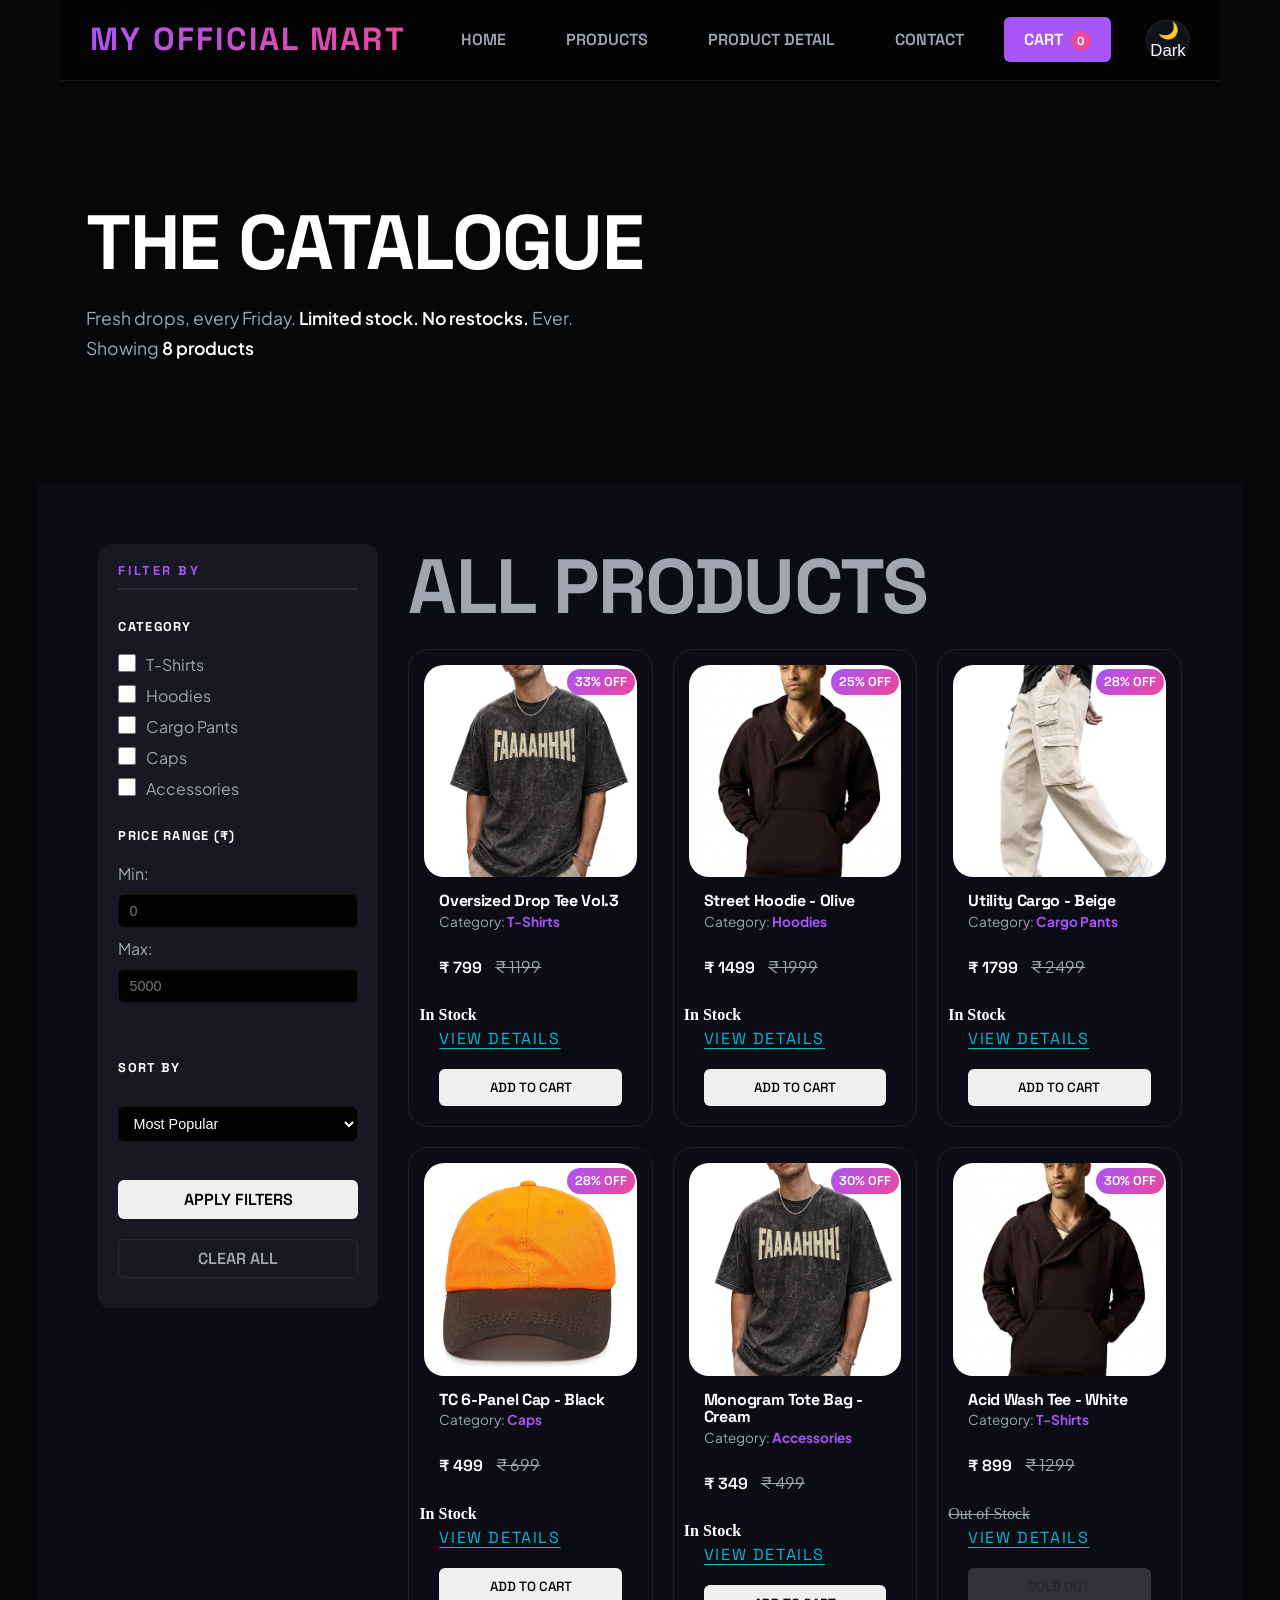
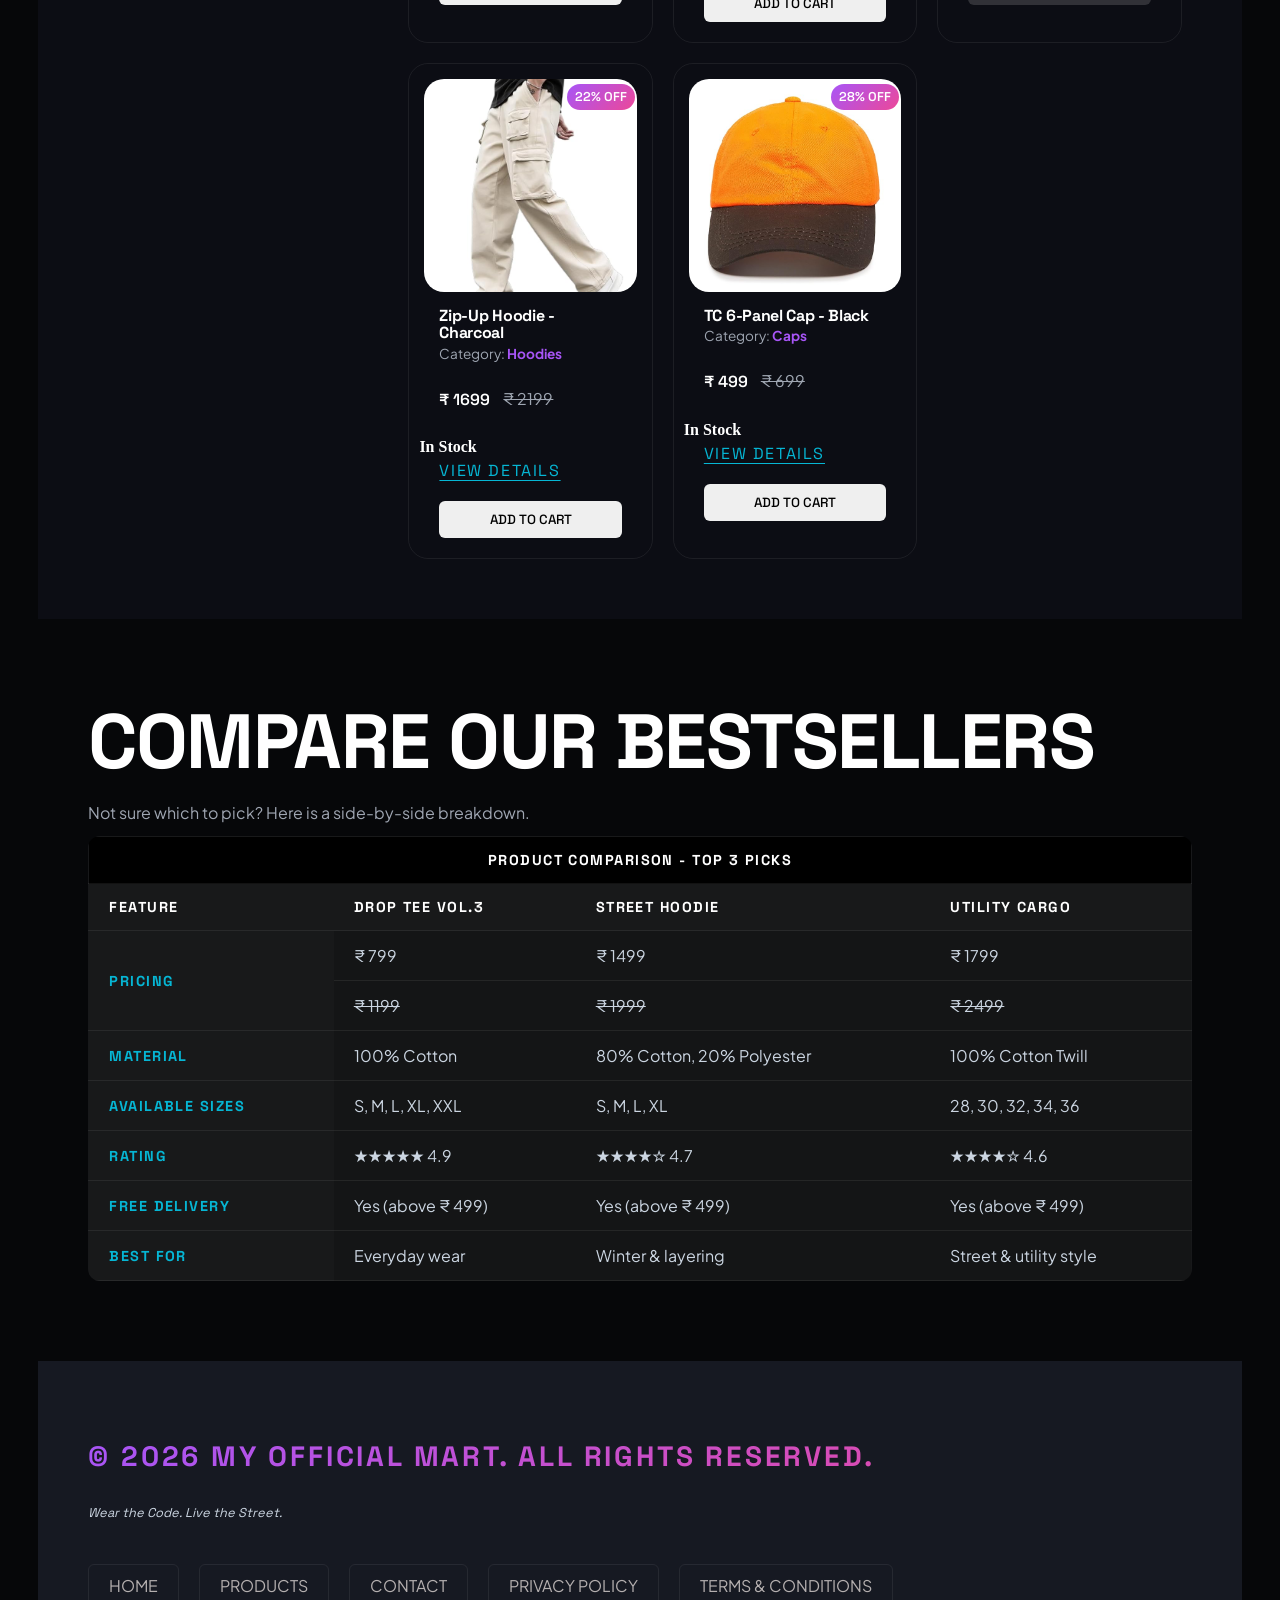
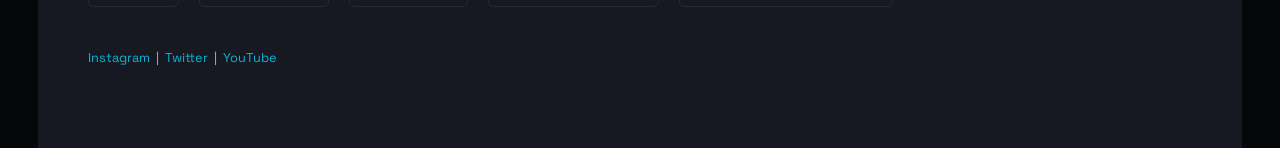
<file: products.html>
<!doctype html>
<html lang="en">
  <head>
    <meta charset="UTF-8" />
    <meta name="viewport" content="width=device-width, initial-scale=1.0" />
    <title>My Official Mart - The Catalogue</title>

    <link rel="stylesheet" href="style.css" />
  </head>

  <body>
    <header>
      <h1><a href="index.html">My Official Mart</a></h1>
      <nav>
        <ul>
          <li><a href="index.html">Home</a></li>
          <li><a href="products.html">Products</a></li>
          <li><a href="product.html">Product Detail</a></li>
          <li><a href="contact.html">Contact</a></li>
          <li>
            <a href="cart.html" data-cart-link
              >Cart <span class="cart-badge">0</span></a
            >
          </li>
        </ul>
      </nav>
      <button
        class="theme-toggle"
        type="button"
        aria-label="Switch to light mode"
        title="Switch to light mode"
      >
        🌙 Dark
      </button>
    </header>

    <main>
      <section id="catalogue">
        <h2>The Catalogue</h2>
        <p>
          Fresh drops, every Friday.
          <strong>Limited stock. No restocks.</strong> Ever.
        </p>
        <p>Showing <strong>8 products</strong></p>
      </section>

      <div id="product-layout">
        <section id="sidebar">
          <h2>Filter By</h2>
          <hr />
          <h3>Category</h3>

          <ul>
            <li>
              <input
                type="checkbox"
                id="cat-tshirts"
                name="category"
                value="tshirts"
              />
              <label for="cat-tshirts">T-Shirts</label>
            </li>
            <li>
              <input
                type="checkbox"
                id="cat-hoodies"
                name="category"
                value="hoodies"
              />
              <label for="cat-hoodies">Hoodies</label>
            </li>
            <li>
              <input
                type="checkbox"
                id="cat-cargo"
                name="category"
                value="cargo"
              />
              <label for="cat-cargo">Cargo Pants</label>
            </li>
            <li>
              <input
                type="checkbox"
                id="cat-caps"
                name="category"
                value="caps"
              />
              <label for="cat-caps">Caps</label>
            </li>
            <li>
              <input
                type="checkbox"
                id="cat-accessories"
                name="category"
                value="accessories"
              />
              <label for="cat-accessories">Accessories</label>
            </li>
          </ul>

          <h3>Price Range (&#8377;)</h3>

          <label for="price-min">Min:</label>
          <input
            type="number"
            id="price-min"
            name="price_min"
            placeholder="0"
            min="0"
          />
          <br />
          <label for="price-max">Max:</label>
          <input
            type="number"
            id="price-max"
            name="price_max"
            placeholder="5000"
            min="0"
          />
          <br /><br />

          <h3>Sort By</h3>

          <select id="sort" name="sort">
            <option value="popular">Most Popular</option>
            <option value="price-low">Price: Low to High</option>
            <option value="price-high">Price: High to Low</option>
            <option value="newest">Newest First</option>
          </select>

          <br /><br />

          <button type="button">Apply Filters</button>
          <button type="button">Clear All</button>
        </section>

        <section id="products">
          <h2>All Products</h2>
          <div class="grid">
            <article>
              <figure>
                <img
                  src="product 1.jpg"
                  alt="My Official Mart Oversized Drop Tee Vol.3 in Black"
                />
                <figcaption>Oversized Drop Tee Vol.3</figcaption>
              </figure>
              <h3>Oversized Drop Tee Vol.3</h3>
              <p>Category: <span>T-Shirts</span></p>
              <p><strong>&#8377; 799</strong> <s>&#8377; 1199</s></p>
              <p><mark>33% OFF</mark></p>
              <p><strong>In Stock</strong></p>
              <a href="product.html">View Details</a>
              <button type="button">Add to Cart</button>
            </article>

            <article>
              <figure>
                <img
                  src="product 2.jpg"
                  alt="My Official Mart Street Hoodie in Olive Green"
                />
                <figcaption>Street Hoodie - Olive</figcaption>
              </figure>
              <h3>Street Hoodie - Olive</h3>
              <p>Category: <span>Hoodies</span></p>
              <p><strong>&#8377; 1499</strong> <s>&#8377; 1999</s></p>
              <p><mark>25% OFF</mark></p>
              <p><strong>In Stock</strong></p>
              <a href="product.html">View Details</a>
              <button type="button">Add to Cart</button>
            </article>

            <article>
              <figure>
                <img
                  src="product 3.jpg"
                  alt="My Official Mart Utility Cargo Pants in Beige"
                />
                <figcaption>Utility Cargo - Beige</figcaption>
              </figure>
              <h3>Utility Cargo - Beige</h3>
              <p>Category: <span>Cargo Pants</span></p>
              <p><strong>&#8377; 1799</strong> <s>&#8377; 2499</s></p>
              <p><mark>28% OFF</mark></p>
              <p><strong>In Stock</strong></p>
              <a href="product.html">View Details</a>
              <button type="button">Add to Cart</button>
            </article>

            <article>
              <figure>
                <img
                  src="product 4.jpg"
                  alt="My Official Mart 6-Panel Cap in Black"
                />
                <figcaption>TC 6-Panel Cap - Black</figcaption>
              </figure>
              <h3>TC 6-Panel Cap - Black</h3>
              <p>Category: <span>Caps</span></p>
              <p><strong>&#8377; 499</strong> <s>&#8377; 699</s></p>
              <p><mark>28% OFF</mark></p>
              <p><strong>In Stock</strong></p>
              <a href="product.html">View Details</a>
              <button type="button">Add to Cart</button>
            </article>

            <article>
              <figure>
                <img
                  src="product 1.jpg"
                  alt="My Official Mart Monogram Tote Bag in Cream"
                />
                <figcaption>Monogram Tote Bag - Cream</figcaption>
              </figure>
              <h3>Monogram Tote Bag - Cream</h3>
              <p>Category: <span>Accessories</span></p>
              <p><strong>&#8377; 349</strong> <s>&#8377; 499</s></p>
              <p><mark>30% OFF</mark></p>
              <p><strong>In Stock</strong></p>
              <a href="product.html">View Details</a>
              <button type="button">Add to Cart</button>
            </article>

            <article>
              <figure>
                <img
                  src="product 2.jpg"
                  alt="My Official Mart Acid Wash Tee in White"
                />
                <figcaption>Acid Wash Tee - White</figcaption>
              </figure>
              <h3>Acid Wash Tee - White</h3>
              <p>Category: <span>T-Shirts</span></p>
              <p><strong>&#8377; 899</strong> <s>&#8377; 1299</s></p>
              <p><mark>30% OFF</mark></p>
              <p><s>Out of Stock</s></p>
              <a href="product.html">View Details</a>
              <button id="sold" type="button" disabled>Sold Out</button>
            </article>

            <article>
              <figure>
                <img
                  src="product 3.jpg"
                  alt="My Official Mart Zip-Up Hoodie in Charcoal"
                />
                <figcaption>Zip-Up Hoodie - Charcoal</figcaption>
              </figure>
              <h3>Zip-Up Hoodie - Charcoal</h3>
              <p>Category: <span>Hoodies</span></p>
              <p><strong>&#8377; 1699</strong> <s>&#8377; 2199</s></p>
              <p><mark>22% OFF</mark></p>
              <p><strong>In Stock</strong></p>
              <a href="product.html">View Details</a>
              <button type="button">Add to Cart</button>
            </article>

            <article>
              <figure>
                <img
                  src="product 4.jpg"
                  alt="My Official Mart 6-Panel Cap in Black"
                />
                <figcaption>TC 6-Panel Cap - Black</figcaption>
              </figure>
              <h3>TC 6-Panel Cap - Black</h3>
              <p>Category: <span>Caps</span></p>
              <p><strong>&#8377; 499</strong> <s>&#8377; 699</s></p>
              <p><mark>28% OFF</mark></p>
              <p><strong>In Stock</strong></p>
              <a href="product.html">View Details</a>
              <button type="button">Add to Cart</button>
            </article>
          </div>
        </section>
      </div>

      <section class="best-sellers compare-best-sellers">
        <h2>Compare Our Bestsellers</h2>
        <p>Not sure which to pick? Here is a side-by-side breakdown.</p>
        <div class="table-scroll">
          <table>
            <tr>
              <th colspan="4">Product Comparison - Top 3 Picks</th>
            </tr>
            <tr>
              <th>Feature</th>
              <th>Drop Tee Vol.3</th>
              <th>Street Hoodie</th>
              <th>Utility Cargo</th>
            </tr>
            <tr>
              <th rowspan="2">Pricing</th>
              <td>&#8377; 799</td>
              <td>&#8377; 1499</td>
              <td>&#8377; 1799</td>
            </tr>
            <tr>
              <td><s>&#8377; 1199</s></td>
              <td><s>&#8377; 1999</s></td>
              <td><s>&#8377; 2499</s></td>
            </tr>
            <tr>
              <th>Material</th>
              <td>100% Cotton</td>
              <td>80% Cotton, 20% Polyester</td>
              <td>100% Cotton Twill</td>
            </tr>
            <tr>
              <th>Available Sizes</th>
              <td>S, M, L, XL, XXL</td>
              <td>S, M, L, XL</td>
              <td>28, 30, 32, 34, 36</td>
            </tr>
            <tr>
              <th>Rating</th>
              <td>&#9733;&#9733;&#9733;&#9733;&#9733; 4.9</td>
              <td>&#9733;&#9733;&#9733;&#9733;&#9734; 4.7</td>
              <td>&#9733;&#9733;&#9733;&#9733;&#9734; 4.6</td>
            </tr>
            <tr>
              <th>Free Delivery</th>
              <td>Yes (above &#8377; 499)</td>
              <td>Yes (above &#8377; 499)</td>
              <td>Yes (above &#8377; 499)</td>
            </tr>
            <tr>
              <th>Best For</th>
              <td>Everyday wear</td>
              <td>Winter &amp; layering</td>
              <td>Street &amp; utility style</td>
            </tr>
          </table>
        </div>
      </section>
    </main>

    <footer id="footer">
      <h3>&copy; 2026 My Official Mart. All rights reserved.</h3>
      <p><em>Wear the Code. Live the Street.</em></p>
      <nav>
        <ul>
          <li><a href="index.html">Home</a></li>
          <li><a href="products.html">Products</a></li>
          <li><a href="contact.html">Contact</a></li>
          <li><a href="#">Privacy Policy</a></li>
          <li><a href="#">Terms &amp; Conditions</a></li>
        </ul>
      </nav>

      <p>
        <a href="https://instagram.com" target="_blank">Instagram</a>
        &nbsp;|&nbsp;
        <a href="https://twitter.com" target="_blank">Twitter</a>
        &nbsp;|&nbsp;
        <a href="https://youtube.com" target="_blank">YouTube</a>
      </p>
    </footer>
    <script src="app.js" defer></script>
  </body>
</html>
</file>
<file: style.css>
@import url("https://fonts.googleapis.com/css2?family=Plus+Jakarta+Sans:wght@300;400;500;600;700;800&family=Space+Grotesk:wght@400;500;600;700;800&display=swap");

* {
  padding: 0;
  margin: 0;
  box-sizing: border-box;
}

:root {
  /* Brand Theme Colors */
  --color-primary: #a855f7;
  --color-primary-glow: rgba(168, 85, 247, 0.25);
  --color-secondary: #ec4899;
  --color-secondary-glow: rgba(236, 72, 153, 0.25);
  --color-accent: #06b6d4;

  /* Base & Layout Backgrounds */
  --color-bg-base: #060709;
  --color-bg-section: #0c0d14;
  --color-bg-footer: #161922;
  --color-surface: #11131a;
  --color-surface-muted: #1e212f;

  /* Borders */
  --color-border: rgba(255, 255, 255, 0.07);

  /* Typography Text Colors */
  --white: #ffffff;
  --color-text-body: #cbd5e1;
  --color-text-muted: #9fa6b2;
  --font-display: "Space Grotesk", sans-serif;
  --font-body: "Plus Jakarta Sans", sans-serif;
  --radius-sm: 6px;
  --radius-md: 12px;
  --radius-lg: 20px;
  --shadow-sm: 0 4px 12px rgba(0, 0, 0, 0.5);
  --shadow-md: 0 12px 36px rgba(0, 0, 0, 0.7);
  --shadow-lg: 0 24px 64px rgba(0, 0, 0, 0.9);
  --gradient-accent: linear-gradient(
    135deg,
    var(--color-primary) 0%,
    var(--color-secondary) 100%
  );
  --gradient-secondary: linear-gradient(
    135deg,
    var(--color-accent) 0%,
    #3b82f6 100%
  );
}

html {
  font-size: 16px;
}

h1,
h2,
h3,
h4,
h5,
h6 {
  font-family: var(--font-display);
  font-weight: 700;
  line-height: 1.1;
  letter-spacing: -0.02em;
  color: var(--white);
}

h1 {
  font-size: clamp(2.4rem, 6vw, 5rem);
}

h2 {
  /* font-size: clamp(1.8rem, 4vw, 3rem); */
  font-size: clamp(2rem, 6vw, 5rem);
}

h3 {
  font-size: clamp(1.2rem, 2.5vw, 1.75rem);
}

h4 {
  font-size: 1.125rem;
  font-weight: 600;
}

p {
  font-size: 1rem;
  line-height: 1.7;
  color: var(--color-text-muted);
}

small {
  font-size: 0.8rem;
  color: var(--color-text-muted);
}

strong {
  color: var(--white);
  font-weight: 600;
}

em {
  color: var(--color-text-body);
}

ul {
  list-style: none;
}

a {
  /* color: inherit; */
  color: rgb(180, 175, 175);
  text-decoration: none;
}

body {
  background-color: var(--color-bg-base);
  /* padding: 0 50px; */
  padding-left: clamp(20px, 3vw, 40px);
  padding-right: clamp(20px, 3vw, 40px);
  /* padding: 0 clamp(20px, 3vw, 40px) 0 clamp(20px, 3vw, 40px); */
  opacity: 1;
  overflow-x: hidden;
}

header {
  position: fixed;
  background-color: rgba(4, 4, 4, 0.604);
  backdrop-filter: blur(10px);
  -webkit-backdrop-filter: blur(10px);
  display: flex;
  /* flex-direction: column; */
  left: 60px;
  right: 60px;
  border-bottom: 1px solid var(--color-border);
  justify-content: space-between;
  align-items: center;
  padding: 20px 30px;
  text-transform: uppercase;
  z-index: 10;
  /* flex-wrap: wrap; */
}

header nav ul {
  display: flex;
  gap: 20px;
  flex-wrap: wrap;
  justify-content: center;
}

header h1 {
  font-size: 2rem;
  letter-spacing: 0.07em;
  background: var(--gradient-accent);
  background-clip: text;
  -webkit-background-clip: text;
  color: transparent;
  -webkit-text-fill-color: transparent;
}

header nav a {
  /* display: inline-block; */
  font-family: var(--font-display);
  color: var(--color-text-muted);
  padding: 12px 20px;
  border-radius: var(--radius-sm);
  font-weight: 600;
  text-wrap: nowrap;
}

header nav a:hover {
  background-color: rgba(32, 31, 31, 0.605);
  color: var(--white);
}

header nav li:last-child a {
  background-color: var(--color-primary);
  color: var(--white);
}

header nav li:last-child a:hover {
  background-color: var(--color-secondary);
}

main {
  /* padding-top: 80px; */
  padding-top: 80px;
}

#hero {
  min-height: 90vh;
  display: flex;
  justify-content: space-between;
  align-items: center;
  padding: 50px 40px;
  gap: 30px;
  overflow: hidden;
}

.left-hero {
  display: flex;
  flex-direction: column;
  gap: 10px;
  max-width: 690px;
}

.left-hero h2 {
  /* font-size: 5rem; */
  /* font-size: clamp(2rem, 6vw, 5rem); */
  text-transform: uppercase;
}

#gradient-text {
  background: var(--gradient-accent);
  background-clip: text;
  -webkit-background-clip: text;
  color: transparent;
  -webkit-text-fill-color: transparent;
}

#hero p {
  /* font-size: 1.4rem; */
  font-size: clamp(1rem, 1vw, 1.8rem);
  font-family: var(--font-body);
}

#cta {
  display: flex;
  gap: 20px;
  margin-top: 20px;
}

#cta a {
  padding: 15px 30px;
  border-radius: var(--radius-sm);
  text-transform: uppercase;
  font-family: var(--font-display);
  font-weight: 700px;
  color: var(--white);
}

.btn1 {
  background: var(--gradient-accent);
  display: flex;
  justify-content: center;
  align-items: center;
}

.btn1:hover {
  /* background-color: var(--color-primary); */
  box-shadow: 0 8px 20px rgba(223, 71, 190, 0.506);
  background: linear-gradient(135deg, #a54ef7 0%, #f2459b 100%);
}

.btn2 {
  border: 2px solid rgba(104, 104, 104, 0.926);
}

.btn2:hover {
  background-color: rgba(255, 255, 255, 0.07);
  border-color: var(--white);
}

.right-hero {
  flex: 1;
  display: flex;
  justify-content: center;
  align-items: center;
  height: 500px;

  min-width: 220px;
  position: relative;
  object-fit: cover;
}

.right-hero-image {
  max-width: 320px;
  height: auto;
  border-radius: var(--radius-lg);
  aspect-ratio: 3/4;
  z-index: 1;
  box-shadow: var(--shadow-md);
  animation: figure-animate 3s infinite alternate;
  border-radius: var(--radius-md);
  overflow: hidden;
}

.right-hero-image img {
  max-width: 100%;
  height: auto;
  display: block;
}

@keyframes figure-animate {
  0% {
    transform: translateY(0);
  }

  100% {
    transform: translateY(-20px);
  }
}

.right-hero img:hover {
  border: 1px solid var(--color-primary);
  box-shadow: var(--shadow-lg);
}

.glow {
  width: 400px;
  height: 400px;
  border-radius: 50%;
  position: absolute;
  filter: blur(50px);
  /* opacity: .5; */

  animation: orb-animate 6s infinite 1s alternate;
}

@keyframes orb-animate {
  0% {
    opacity: 0.3;
  }

  100% {
    opacity: 0.9;
  }
}

.orb1 {
  top: 0%;
  left: 10%;
  background-color: var(--color-primary);
}

.orb2 {
  bottom: 0%;
  right: 10%;
  background-color: var(--color-secondary);
}

#week-drop {
  background-color: #0c0d14;
  padding: 80px 60px;
}

#week-drop h2 {
  text-transform: uppercase;
}

#week-drop > p {
  margin: 15px 0;
  font-family: var(--font-body);
}

.cards {
  display: flex;
  flex-wrap: wrap;
  gap: 20px;
  margin-top: 40px;
}

.cards article,
.grid article {
  flex: 1 1 260px;
  display: flex;
  flex-direction: column;
  padding: 10px;
  border-radius: var(--radius-lg);
  overflow: hidden;
  border: 1px solid var(--color-border);
  transition: all 0.5s linear 0s;
}

figure {
  /* position: relative; */
  overflow: hidden;
  aspect-ratio: 3/4;
  padding: 5px;
  border-radius: var(--radius-lg);
  overflow: hidden;
}

.grid article figure {
  aspect-ratio: 4/4;
}

figcaption {
  display: none;
}

figure img {
  width: 100%;
  height: 100%;
  object-fit: cover;
  border-radius: var(--radius-lg);
  transition: all 0.5s linear 0s;
}

article {
  position: relative;
  /* transition: all 0.5s linear 0s; */
}

article h3 {
  padding: 10px 20px 0;
  font-size: 1rem;
}

article p:first-of-type {
  padding: 0 20px;
  font-family: var(--font-body);
  font-size: 0.85rem;
}

article p span {
  color: var(--color-primary);
  font-weight: 700;
}

article p:nth-of-type(2) {
  padding: 20px 20px;
  font-family: var(--font-body);
}

article p:nth-of-type(2) strong {
  font-family: var(--font-display);
}

article p:nth-of-type(2) s {
  margin-left: 10px;
}

article p:nth-of-type(3) mark {
  background: var(--gradient-accent);
  padding: 2px 8px;
  border-radius: var(--radius-lg);
  color: var(--white);
  font-family: var(--font-display);
  font-weight: 600;
  position: absolute;
  top: 4%;
  right: 7%;
  font-size: 0.8rem;
}

article > a {
  color: var(--color-accent);
  text-decoration: underline;
  text-transform: uppercase;
  letter-spacing: 0.1em;
  font-family: var(--font-display);
  text-underline-offset: 4px;
  padding: 0px 20px 10px;
}

article > a:hover {
  color: var(--color-secondary);
}

article > button {
  margin: 10px 20px;
  padding: 10px 20px;
  border-radius: var(--radius-sm);
  border: none;
  text-transform: uppercase;
  font-family: var(--font-display);
  font-weight: 500;
}

article > button:hover {
  color: var(--white);
  background-color: var(--color-primary);
  cursor: pointer;
}

article:hover {
  border: 1px solid var(--color-primary);
  box-shadow: 0 10px 10px var(--color-primary-glow);
  transform: translateY(-10px);
}

article:hover > figure img {
  transform: scale(1.1);
}

.best-sellers {
  padding: 80px 50px;
}

.best-sellers h2 {
  text-transform: uppercase;
  margin-bottom: 15px;
}

.best-sellers table {
  width: 100%;
  /* border: 1px solid wheat; */
  border-radius: var(--radius-md);
  overflow: hidden;
  border-collapse: collapse;
}

th[colspan="5"] {
  background: var(--gradient-accent);
  padding: 14px 20px;
  font-family: var(--font-display);
  letter-spacing: 0.1em;
  text-transform: uppercase;
  font-size: 1.1rem;
  text-align: center;
  color: white;
}

th {
  padding: 14px 20px;
  text-align: left;
  background-color: rgba(255, 255, 255, 0.07);
  font-family: var(--font-display);
  text-transform: uppercase;
  color: var(--color-text-muted);
  letter-spacing: 0.1em;
  font-size: 0.9rem;
}

td {
  padding: 14px 20px;
  font-family: var(--font-body);
  color: var(--color-text-body);
  background-color: rgba(30, 30, 30, 0.605);
  border-top: 1px solid var(--color-border);
}

tr:hover > td {
  background-color: rgba(255, 255, 255, 0.07);
}

#best-sellers-month tr:hover td:first-child {
  color: var(--color-secondary);
}

#why-threadco {
  padding: 80px 50px;
  color: white;
}

#why-threadco h2 {
  text-transform: uppercase;
  margin-bottom: 6px;
}

#why-threadco p {
  font-family: var(--font-body);
  margin-bottom: 5px;
}

#why-threadco ul {
  display: flex;
  flex-wrap: wrap;
  gap: 20px;
  margin: 50px 0;
}

#why-threadco ul li {
  flex: 1 1 240px;
  background-color: var(--color-surface);
  padding: 24px;
  border-radius: var(--radius-md);
  border: 1px solid var(--color-border);
  border-left: 4px solid var(--color-accent);
  font-family: var(--font-body);
  color: var(--color-text-muted);
  font-size: 0.9rem;
}

#why-threadco ul li:hover {
  border-left: 4px solid var(--color-primary);
}

#why-threadco ul li strong {
  display: block;
  font-family: var(--font-display);
  margin-bottom: 10px;
  font-size: 1.2rem;
}

#why-threadco dl {
  margin: 10px;
  border-top: 1px solid var(--color-border);
  display: flex;
  flex-wrap: wrap;
  padding: 30px 0;
  gap: 10px;
}

#why-threadco dl section {
  flex: 1 1 270px;
  border: 1px solid var(--color-border);
  padding: 24px;
  border-radius: var(--radius-md);
}

#why-threadco dl section:hover {
  background-color: rgba(255, 255, 255, 0.07);
  border: 1px solid var(--color-primary);
}

#why-threadco dl dt {
  color: var(--color-accent);
  font-family: var(--font-display);
  margin-bottom: 10px;
  text-transform: uppercase;
}

#why-threadco dl dd {
  font-family: var(--font-body);
  color: var(--color-text-muted);
  font-size: 0.9rem;
}

#get-early {
  background-color: var(--color-surface);
  text-align: center;
  padding: 120px 30px;
}

#get-early h2 {
  text-transform: uppercase;
  padding: 15px 0;
}

#get-early p {
  font-family: var(--font-body);
  padding: 20px 0;
  font-size: 1.1rem;
  max-width: 520px;
  margin: auto;
}

/* #get-early  form label{
    display: none;
} */

#get-early form {
  display: flex;
  /* justify-content: center; */
  margin: auto;
  border: 1px solid var(--color-border);
  border-radius: var(--radius-sm);
  max-width: 520px;
  overflow: hidden;
}

#get-early input[type="email"] {
  flex: 1;
  padding: 14px 30px;
  background: transparent;
  border: none;
  outline: none;
  color: white;
  font-family: var(--font-body);
  font-size: 1.2rem;
  background-color: rgba(50, 50, 50, 0.305);
}

#get-early input[type="email"]::placeholder {
  font-size: 1.2rem;
}

#get-early form button {
  font-family: var(--font-display);
  letter-spacing: 0.2em;
  background: var(--gradient-accent);
  text-transform: uppercase;
  padding: 14px 30px;
  border: none;
  color: white;
  font-weight: 700;
}

#get-early small {
  font-family: var(--font-body);
}

#footer {
  background-color: var(--color-bg-footer);
  padding: 80px 50px;
}

#footer {
  background-color: var(--color-bg-footer);
  padding: 80px 50px;
}

#footer h3 {
  text-transform: uppercase;
  background: var(--gradient-accent);
  background-clip: text;
  -webkit-background-clip: text;
  color: transparent;
  -webkit-text-fill-color: transparent;

  letter-spacing: 0.1em;

  margin-bottom: 10px;
}

#footer p {
  font-size: 1.2rem;
  font-family: var(--font-display);
}

#footer nav ul {
  display: flex;
  gap: 20px;
  margin: 40px 0;
  flex-wrap: wrap;
}

#footer nav ul li {
  border: 1px solid var(--color-border);
  border-radius: var(--radius-sm);
  padding: 10px 20px;
  text-transform: uppercase;
  font-family: var(--font-body);
}

#footer nav ul li:hover {
  border: 1px solid var(--color-primary);
}

#footer p {
  margin-top: 30px;
  font-size: 0.8rem;
}

#footer p a {
  color: var(--color-accent);
}

#footer p a:hover {
  color: var(--color-secondary);
}

/* products.html */

#catalogue {
  padding: 120px 48px;
}

#catalogue h2 {
  text-transform: uppercase;
  /* font-size: 4rem; */
  padding-bottom: 20px;
}

#catalogue p {
  font-family: var(--font-body);
  font-size: 1.1rem;
}

#product-layout {
  /* sidebar + products (heading + grid) */
  display: grid;
  grid-template-columns: 280px 1fr;
  gap: 30px;
  background-color: var(--color-bg-section);
  padding: 60px;
  position: relative;
  align-items: start;
}

#sidebar {
  background-color: #171822;
  border-radius: var(--radius-md);
  padding: 20px;
  position: sticky;
  top: 100px;
  height: auto;
}

#sidebar h2 {
  text-transform: uppercase;
  color: var(--color-primary);
  font-size: 0.8rem;
  letter-spacing: 0.2em;
  /* text-decoration: underline;

    text-underline-offset: 5px; */
  padding-bottom: 10px;
}

#sidebar hr {
  opacity: 0.1;
  height: 0.5px;
}

#sidebar h3 {
  padding-top: 30px;
  padding-bottom: 20px;
  text-transform: uppercase;
  font-size: 0.8rem;
  letter-spacing: 0.1em;
}

#sidebar ul {
  display: flex;
  flex-direction: column;
  gap: 10px;
  color: var(--color-text-muted);
  font-family: var(--font-body);
}

#sidebar ul li {
  display: flex;
  gap: 10px;
}

#sidebar input[type="checkbox"] {
  /* background: transparent; */
  accent-color: var(--color-primary);
  width: 18px;
  height: 18px;
  cursor: pointer;
}

#sidebar label {
  cursor: pointer;
  color: var(--color-text-muted);
  font-family: var(--font-body);
}

#sidebar input[type="number"] {
  width: 100%;
  margin: 10px 0;
  padding: 8px 10px;
  background-color: rgba(0, 0, 0, 0.9);
  border: 1px solid var(--color-border);
  border-radius: var(--radius-sm);
  outline: none;
  color: white;
  font-size: 0.9rem;
}

#sidebar input[type="number"]:focus {
  border-color: var(--color-primary);
}

#sidebar select {
  width: 100%;
  margin: 10px 0;
  padding: 8px 10px;
  background-color: rgba(0, 0, 0, 0.9);
  border: 1px solid var(--color-border);
  border-radius: var(--radius-sm);
  outline: none;
  color: white;
  font-size: 0.9rem;
}

#sidebar button {
  width: 100%;
  margin: 10px 0;
  padding: 8px 10px;
  border: 1px solid var(--color-border);
  font-size: 1rem;
  font-family: var(--font-display);
  text-transform: uppercase;
  border-radius: var(--radius-sm);
  font-weight: 600;
  cursor: pointer;
}

#sidebar button:nth-of-type(2) {
  background-color: transparent;
  color: var(--color-text-muted);
}

#products h2 {
  text-transform: uppercase;
  color: var(--color-text-muted);
  /* font-size: 1.3rem; */
  padding-bottom: 20px;
}

.grid {
  display: grid;
  grid-template-columns: repeat(auto-fill, minmax(240px, 1fr));
  gap: 20px;
}

.compare-best-sellers p {
  font-size: 1rem;
  font-family: var(--font-body);
  margin-bottom: 10px;
}

.compare-best-sellers table tr:first-child th {
  background-color: black;
  text-align: center;
  color: var(--white);
}

.compare-best-sellers table tr th,
.compare-best-sellers table tr td {
  border: none;
  /* border-collapse: collapse; */
}

.compare-best-sellers table tr:nth-of-type(2) th {
  color: var(--white);
}

.compare-best-sellers table tr th {
  color: var(--color-accent);
}

.compare-best-sellers table tr {
  border: 1px solid var(--color-border);
}

/* product.html */

nav[aria-label="breadcrumb"] {
  display: inline-block;
  padding: 15px 30px;
  color: var(--color-text-muted);
  font-family: var(--font-body);
  font-size: 0.8rem;
}

nav[aria-label="breadcrumb"] a {
  display: inline-block;
  padding: 0 3px;
  color: var(--color-primary);
}

nav[aria-label="breadcrumb"] a:hover {
  color: var(--color-secondary);
}

#product-detail {
  display: flex;
  padding: 40px 30px;
  flex-wrap: wrap;
  justify-content: center;
  gap: 40px;
}

#product-detail figure {
  flex: 0 0 50%;
}

#product-detail div {
  flex: 1;
}

.product-detail-left h2 {
  text-transform: uppercase;
  margin-bottom: 20px;
}

.product-detail-left p {
  font-family: var(--font-body);
  font-size: 1.05rem;
  margin-bottom: 40px;
}

.product-detail-left mark {
  background: var(--gradient-accent);
  padding: 8px 16px;
  border-radius: var(--radius-lg);
  color: var(--white);
  font-family: var(--font-display);
  font-weight: 600;
  top: 4%;
  right: 7%;
  font-size: 0.8rem;
}

.product-detail-left p:nth-of-type(2) {
  display: flex;
  align-items: center;
  gap: 15px;
  margin-bottom: 10px;
}

.product-detail-left p:nth-of-type(2) strong {
  font-size: 2.5rem;
  font-family: var(--font-display);
}

.product-detail-left label {
  display: block;
  color: white;
  text-transform: uppercase;
  font-family: var(--font-display);
  letter-spacing: 0.1em;
  font-size: 0.9rem;
}

.product-detail-left input[type="number"],
.product-detail-left select {
  background-color: rgba(255, 255, 255, 0.07);
  border: 1px solid var(--color-border);
  outline: none;
  padding: 10px 20px;
  margin: 10px 0;
  width: 100%;
  max-width: 300px;
  color: white;
  border-radius: var(--radius-sm);
}

.product-detail-left input[type="number"]:focus,
.product-detail-left select:focus {
  border-color: var(--color-primary);
}

.product-detail-left a {
  margin-left: 10px;
  font-family: var(--font-body);
  text-decoration: underline;
  color: var(--color-accent);
  font-size: 0.9rem;
  text-underline-offset: 4px;
}

.product-detail-btns {
  display: flex;
  gap: 10px;
}

.product-detail-btns button {
  flex: 1;
  padding: 10px;
  font-size: 1.1rem;
  text-transform: uppercase;
  font-family: var(--font-display);
  border: none;
  border-radius: var(--radius-sm);
  color: white;
  font-weight: 500;
}

.product-detail-btns button:first-child {
  flex: 1.5;
  background: var(--gradient-accent);
}

.product-detail-btns button:nth-of-type(2) {
  background-color: transparent;
  border: 1px solid white;
}

.product-detail-btns button:nth-of-type(2):hover {
  background-color: white;
  color: black;
}

.product-detail-left ul {
  color: white;
  display: flex;
  flex-direction: column;
  gap: 10px;
  padding: 30px;
  border: 1px solid var(--color-border);
  border-left: 3px solid var(--color-accent);
  background-color: var(--color-surface);
  border-radius: var(--radius-md);
}

.product-detail-left ul li {
  color: var(--color-text-muted);
  font-family: var(--font-body);
}

#size-chart {
  padding: 70px;
  background-color: var(--color-bg-section);
}

#size-chart h2 {
  text-transform: uppercase;
  margin: 10px 0;
}

#size-chart p {
  font-family: var(--font-body);
}

#size-chart caption {
  color: var(--color-text-muted);
  margin-top: 30px;
  margin-bottom: 10px;
  font-family: var(--font-body);
  font-size: 0.9rem;
}

#size-chart table tr:first-child th {
  background-color: black;
  color: white;
  text-align: center;
}

#size-chart table tr:nth-of-type(2) th {
  color: white;
}

#size-chart table tr th,
#size-chart table tr td {
  background-color: #11141b;
}

#size-chart table tr:hover th,
#size-chart table tr:hover td {
  background-color: #11141b81;
}

#product-details {
  color: white;
  padding: 80px 40px;
}

#product-details dl {
  display: flex;
  flex-direction: column;
  gap: 10px;
  flex-wrap: wrap;
}

#product-details dl div {
  display: flex;
  border-top: 1px solid var(--color-border);
  width: 100%;
  max-width: 800px;
  gap: 10px;
  padding: 8px 0;
  margin-top: 10px;
  align-items: center;
  flex-wrap: wrap;
}

#product-details dl div dt {
  flex: 1 1 100px;
  color: var(--color-text-muted);
  font-family: var(--font-display);
}

#product-details dl div dd {
  flex: 2;
  font-family: var(--font-body);
}

.customer-reviews {
  background-color: var(--color-bg-section);
  padding: 80px 40px;
}

.customer-reviews h2 {
  text-transform: uppercase;
  padding: 10px 0;
}

.customer-reviews p {
  font-family: var(--font-body);
  color: white;
  font-size: 1.1rem;
}

.customer-reviews-details {
  display: flex;
  gap: 20px;
  margin: 20px 0;
  flex-wrap: wrap;
}

.customer-reviews-details article {
  flex: 1;
  border-radius: var(--radius-sm);
  border: 1px solid var(--color-border);
  background-color: var(--color-surface);
  padding: 30px;
}

.customer-reviews-details article p:first-of-type {
  color: #f59e0d;
}

.might-also-like {
  padding: 40px 30px;
}

.might-also-like h3 {
  padding: 30px 0;
}

.also-like-items {
  display: flex;
  gap: 20px;
  flex-wrap: wrap;
}

.also-like-items article {
  flex: 1;
  border: 1px solid var(--color-border);
  padding: 10px;
  border-radius: var(--radius-lg);
  background-color: var(--color-surface);
}

.also-like-items article figure {
  aspect-ratio: 1;
}

/* contact.html page */

.get-in-touch {
  padding: 140px 70px;
}

.get-in-touch h2 {
  /* font-size: 4.5rem; */
  text-transform: uppercase;
}

.get-in-touch p {
  padding-top: 10px;
  font-family: var(--font-body);
}

.details {
  background-color: var(--color-bg-section);
  display: flex;
  padding: 100px 70px;
  gap: 70px;
  align-items: flex-start;
}

.send-us-message {
  flex: 1;
  padding-top: 80px;
}

.our-details {
  flex: 0 0 360px;
}

.send-us-message h2,
.our-details h2 {
  /* font-size: 1.5rem; */
  text-transform: uppercase;
}

.send-us-message fieldset {
  background-color: var(--color-surface);
  border-radius: var(--radius-md);
  border: 1px solid var(--color-border);
  margin-top: 20px;
  padding: 30px;
}

.send-us-message legend {
  color: var(--color-primary);
  text-transform: uppercase;
  font-family: var(--font-display);
  font-weight: 500;
  font-size: 0.8rem;
}

.send-us-message label {
  display: block;
  color: var(--white);
  text-transform: uppercase;
  font-family: var(--font-display);
  font-size: 0.8rem;
  padding: 20px 0 10px;
}

.send-us-message input[type="email"],
.send-us-message input[type="text"],
.send-us-message input[type="tel"],
.send-us-message select,
.send-us-message textarea {
  width: 100%;
  border-radius: var(--radius-sm);
  border: 1px solid var(--color-border);
  background-color: rgba(0, 0, 0, 0.5);
  padding: 20px 10px;
  font-size: 0.9rem;
  color: white;
  outline: none;
}

.send-us-message input:focus,
.send-us-message select:focus,
.send-us-message textarea:focus {
  border-color: var(--color-primary);
}

.send-us-message small {
  display: block;
  font-family: var(--font-body);
  padding-top: 5px;
}

.consent {
  display: flex;
  align-items: center;
  gap: 10px;
  margin: 20px 0;
}

.consent input {
  width: 20px;
  height: 20px;
  accent-color: var(--color-primary);
}

.consent label {
  padding: 0;
}

.send-us-message input::placeholder,
.send-us-message select::placeholder,
.send-us-message textarea::placeholder {
  font-family: var(--font-body);
}

.contact-btns {
  display: flex;
  margin: 40px 0;
  gap: 10px;
}

.contact-btns button {
  padding: 10px 20px;
  border-radius: var(--radius-sm);
  outline: none;
  border: 1px solid var(--color-border);
  font-family: var(--font-display);
  text-transform: uppercase;
  font-weight: 500;
}

.contact-btns button:first-child {
  background: var(--gradient-accent);
  color: white;
  border: none;
}

.contact-btns button:last-child {
  color: var(--color-text-muted);
  background: none;
}

.send-us-message input[type="file"] {
  color: var(--color-text-muted);
}

.our-details {
  position: sticky;
  top: 100px;
}

.our-details address {
  background-color: var(--color-surface);
  padding: 40px;
  border: 1px solid var(--color-border);
  border-left: 3px solid var(--color-primary);
  color: white;
  margin: 30px 0;
  border-radius: var(--radius-md);
  font-style: normal;
  font-family: var(--font-body);
  color: var(--color-text-muted);
}

.our-details address strong {
  font-size: 1.3rem;
  font-family: var(--font-display);
  margin-bottom: 20px;
  display: inline-block;
}

.our-details address a {
  color: var(--color-accent);
  text-decoration: underline;
  text-underline-offset: 5px;
  margin-bottom: 10px;
  display: inline-block;
}

.our-details address a:hover {
  color: var(--color-secondary);
}

.our-details div:first-of-type {
  margin-top: 50px;
  margin-bottom: 30px;
}

.our-details div:first-of-type h3,
.our-details div:last-of-type h3 {
  font-size: 0.8rem;
  padding-bottom: 7px;
  color: var(--color-text-muted);
  letter-spacing: 0.1em;
  text-transform: uppercase;
}

.our-details div:first-of-type table {
  border-collapse: collapse;
  border-radius: var(--radius-md);
  overflow: hidden;
}

.our-details div:last-of-type ul {
  display: flex;
  flex-direction: column;
  gap: 10px;
}

.our-details div:last-of-type ul li {
  border: 1px solid var(--color-border);
  border-radius: var(--radius-sm);
  padding: 15px 25px;
  font-family: var(--font-body);
  background-color: var(--color-surface);
}

.our-details div:last-of-type ul li:hover {
  color: var(--white);
  border-color: var(--color-primary);
}

.common-questions {
  padding: 80px 40px;
  color: white;
}

.common-questions h2 {
  text-transform: uppercase;
}

.common-questions p {
  font-family: var(--font-body);
}

.common-questions details {
  font-family: var(--font-body);
  border-top: 1px solid var(--color-border);
  padding: 30px 0;
  list-style: none;
}

.common-questions details:last-of-type {
  border-bottom: 1px solid var(--color-border);
}

.common-questions summary {
  list-style: none;
  display: flex;
  justify-content: space-between;
  align-items: center;
  font-family: var(--font-display);
  font-weight: 500;
}

.common-questions summary::after {
  content: "+";
  font-size: 2rem;
  font-weight: 500;
  transition: all 0.1s linear;
}

.common-questions details[open] {
  color: var(--color-primary);
}

.common-questions details[open] summary::after {
  color: var(--color-secondary);
  transform: rotate(45deg);
}

.common-questions p {
  padding-top: 30px;
  width: 100%;
  max-width: 900px;
}

@media (max-width: 1200px) {
  header {
    left: 0px;
    right: 0px;
  }

  #hero {
    flex-direction: column;
    text-align: center;
  }

  .left-hero {
    justify-content: center;
    align-items: center;
  }
}

@media (max-width: 992px) {
  header {
    flex-direction: column;
    gap: 10px;
  }

  header nav a {
    padding: 6px 10px;
    font-size: 0.9rem;
  }

  nav[aria-label="breadcrumb"] {
    margin-top: 20px;
  }
}

@media (max-width: 768px) {
  header {
    position: static;
  }

  main {
    padding-top: 0;
  }

  .best-sellers,
  #size-chart {
    padding: 60px 10px;
  }

  .table-scroll {
    overflow-x: auto;

    /* scrollbar-width: none; */
  }

  #product-layout {
    display: flex;
    flex-direction: column;
    padding: 20px 10px;
  }

  #sidebar {
    position: static;
    width: 100%;
  }

  .customer-reviews {
    padding: 60px 10px;
  }

  .customer-reviews p {
    font-size: 0.9rem;
  }

  .get-in-touch {
    padding: 70px 30px;
  }

  .details {
    flex-direction: column;
    padding: 20px;
    gap: 70px;
  }

  .details section {
    flex: 1;
  }

  .our-details {
    position: static;
    width: 100%;
  }

  table {
    min-width: 400px;
    width: 100%;
  }

  .send-us-message fieldset {
    margin-top: 10px;
    padding: 15px;
  }

  .send-us-message {
    flex: 1;
    padding-top: 40px;
  }

  .contact-btns {
    flex-direction: column;
  }

  .contact-btns button {
    flex: 1;
  }

  nav[aria-label="breadcrumb"] {
    margin-top: 5px;
  }

  .customer-reviews-details {
    flex-direction: column;
  }

  .also-like-items {
    flex-direction: column;
  }
}

@media (max-width: 480px) {
  header {
    padding: 20px 15px;
  }

  #cta {
    flex-direction: column;
  }

  #get-early form {
    flex-direction: column;
  }

  #week-drop {
    padding: 40px 10px;
  }

  body {
    padding: 0;
  }
}

/* =========================================================
   My Official Mart - Functional UI / Theme / Responsive Add-ons
   Original design above is preserved.
   ========================================================= */

html {
  scroll-behavior: smooth;
}

body {
  transition:
    background-color 0.25s ease,
    color 0.25s ease;
}

button,
a,
input,
select,
textarea {
  transition:
    background-color 0.2s ease,
    color 0.2s ease,
    border-color 0.2s ease,
    transform 0.2s ease,
    box-shadow 0.2s ease;
}

button {
  cursor: pointer;
}

button:disabled {
  cursor: not-allowed;
  opacity: 0.55;
}

/* Theme button */
.theme-toggle {
  display: inline-flex;
  align-items: center;
  justify-content: center;
  width: 44px;
  height: 40px;
  padding: 0 !important;
  border: 1px solid var(--color-border);
  border-radius: 999px !important;
  background: var(--color-surface);
  color: var(--white) !important;
  font-size: 1.05rem;
  cursor: pointer;
  text-transform: none !important;
}
.theme-toggle:hover {
  border-color: var(--color-primary);
  transform: translateY(-1px);
}

/* Light mode */
body.light-mode {
  --color-bg-base: #f6f7fb;
  --color-bg-section: #ffffff;
  --color-bg-footer: #eef0f6;
  --color-surface: #ffffff;
  --color-surface-muted: #e8eaf1;
  --color-border: rgba(15, 23, 42, 0.12);
  --white: #111827;
  --color-text-body: #374151;
  --color-text-muted: #667085;
  --shadow-sm: 0 4px 12px rgba(15, 23, 42, 0.08);
  --shadow-md: 0 12px 36px rgba(15, 23, 42, 0.12);
  --shadow-lg: 0 24px 64px rgba(15, 23, 42, 0.18);
}
body.light-mode header {
  background-color: rgba(255, 255, 255, 0.82);
}
body.light-mode td,
body.light-mode th,
body.light-mode #sidebar,
body.light-mode #size-chart table tr th,
body.light-mode #size-chart table tr td {
  color: var(--color-text-body);
}
body.light-mode td {
  background-color: rgba(255, 255, 255, 0.82);
}
body.light-mode th {
  background-color: rgba(15, 23, 42, 0.05);
}
body.light-mode #sidebar input[type="number"],
body.light-mode #sidebar select,
body.light-mode .product-detail-left input[type="number"],
body.light-mode .product-detail-left select,
body.light-mode .send-us-message input[type="email"],
body.light-mode .send-us-message input[type="text"],
body.light-mode .send-us-message input[type="tel"],
body.light-mode .send-us-message select,
body.light-mode .send-us-message textarea {
  background-color: #fff;
  color: #111827;
}
body.light-mode .our-details address,
body.light-mode .our-details div:last-of-type ul li {
  background-color: #fff;
}
body.light-mode #week-drop,
body.light-mode .customer-reviews {
  background-color: var(--color-bg-section);
}

/* Cart page */
.cart-page {
  padding: 40px clamp(16px, 5vw, 70px) 90px;
}
.cart-layout {
  display: grid;
  grid-template-columns: 1.5fr 0.8fr;
  gap: 28px;
  align-items: start;
}
.cart-items {
  display: flex;
  flex-direction: column;
  gap: 14px;
}
.cart-item {
  display: grid;
  grid-template-columns: 100px 1fr auto;
  gap: 18px;
  align-items: center;
  padding: 16px;
  border: 1px solid var(--color-border);
  border-radius: var(--radius-md);
  background: var(--color-surface);
}
.cart-item img {
  width: 100px;
  height: 110px;
  object-fit: cover;
  border-radius: var(--radius-sm);
}
.cart-item h3 {
  font-size: 1.05rem;
  margin-bottom: 6px;
}
.cart-item p {
  margin: 2px 0;
  font-size: 0.88rem;
}
.cart-actions {
  display: flex;
  align-items: center;
  gap: 8px;
  justify-content: flex-end;
}
.qty-control {
  display: inline-flex;
  align-items: center;
  border: 1px solid var(--color-border);
  border-radius: var(--radius-sm);
  overflow: hidden;
}
.qty-control button {
  width: 34px;
  height: 34px;
  border: 0;
  background: var(--color-surface-muted);
  color: var(--white);
}
.qty-control span {
  min-width: 34px;
  text-align: center;
  color: var(--white);
}
.remove-item {
  border: 1px solid var(--color-border);
  background: transparent;
  color: var(--color-text-muted);
  padding: 8px 10px;
  border-radius: var(--radius-sm);
}
.remove-item:hover {
  border-color: var(--color-secondary);
  color: var(--color-secondary);
}
.cart-summary {
  position: sticky;
  top: 100px;
  border: 1px solid var(--color-border);
  border-radius: var(--radius-md);
  background: var(--color-surface);
  padding: 24px;
}
.cart-summary h3 {
  margin-bottom: 18px;
}
.summary-row {
  display: flex;
  justify-content: space-between;
  gap: 20px;
  padding: 10px 0;
  border-bottom: 1px solid var(--color-border);
}
.summary-total {
  font-size: 1.2rem;
  font-weight: 800;
  color: var(--white);
  border-bottom: 0;
}
.cart-summary button {
  width: 100%;
  margin-top: 10px;
  padding: 13px 16px;
  border-radius: var(--radius-sm);
  border: 0;
  font-family: var(--font-display);
  text-transform: uppercase;
  font-weight: 700;
}
.checkout-btn {
  background: var(--gradient-accent);
  color: #fff;
}
.clear-cart-btn {
  background: transparent;
  border: 1px solid var(--color-border) !important;
  color: var(--color-text-muted);
}
.empty-cart {
  text-align: center;
  padding: 60px 20px;
  border: 1px dashed var(--color-border);
  border-radius: var(--radius-md);
}
.empty-cart .btn1 {
  display: inline-flex;
  margin-top: 18px;
}

/* Toast */
.site-toast {
  position: fixed;
  right: 22px;
  bottom: 22px;
  z-index: 9999;
  max-width: min(380px, calc(100vw - 44px));
  padding: 14px 18px;
  border-radius: 12px;
  background: var(--color-surface);
  border: 1px solid var(--color-primary);
  color: var(--white);
  box-shadow: var(--shadow-lg);
  transform: translateY(130px);
  opacity: 0;
  pointer-events: none;
}
.site-toast.show {
  transform: translateY(0);
  opacity: 1;
}
.cart-badge {
  display: inline-flex;
  min-width: 20px;
  height: 20px;
  align-items: center;
  justify-content: center;
  padding: 0 5px;
  margin-left: 4px;
  border-radius: 999px;
  background: var(--color-secondary);
  color: #fff;
  font-size: 0.72rem;
  font-weight: 800;
}

/* Better mobile header and cards */
@media (max-width: 768px) {
  header nav ul {
    gap: 4px;
  }
  header nav a {
    padding: 7px 8px !important;
    font-size: 0.75rem !important;
  }
  header h1 {
    font-size: 1.45rem;
  }
  .theme-toggle {
    width: 38px;
    height: 36px;
  }
  #hero {
    padding: 35px 15px;
  }
  .right-hero {
    width: 100%;
    height: 420px;
  }
  .right-hero-image {
    max-width: 280px;
  }
  #product-detail {
    grid-template-columns: 1fr !important;
    padding: 30px 15px !important;
  }
  .cart-layout {
    grid-template-columns: 1fr;
  }
  .cart-summary {
    position: static;
  }
  .cart-item {
    grid-template-columns: 72px 1fr;
  }
  .cart-item img {
    width: 72px;
    height: 82px;
  }
  .cart-actions {
    grid-column: 1 / -1;
    justify-content: space-between;
  }
}
@media (max-width: 480px) {
  header nav ul {
    justify-content: center;
  }
  header nav a {
    padding: 6px 5px !important;
    font-size: 0.67rem !important;
  }
  .cart-page {
    padding-left: 10px;
    padding-right: 10px;
  }
  .cart-item {
    gap: 10px;
    padding: 10px;
  }
  .cart-item h3 {
    font-size: 0.9rem;
  }
}

/* =========================================================
   LIGHT MODE — COMPLETE COMPONENT OVERRIDES
   Keeps the original dark design intact and makes every
   section readable when Light Mode is enabled.
   ========================================================= */
body.light-mode {
  color-scheme: light;
  background: var(--color-bg-base);
  color: #172033;
}

body.light-mode a {
  color: #475467;
}
body.light-mode a:hover {
  color: var(--color-primary);
}
body.light-mode h1,
body.light-mode h2,
body.light-mode h3,
body.light-mode h4,
body.light-mode h5,
body.light-mode h6,
body.light-mode strong,
body.light-mode dt {
  color: #111827;
}
body.light-mode p,
body.light-mode small,
body.light-mode dd,
body.light-mode li {
  color: #596579;
}

/* Header / navigation */
body.light-mode header {
  background: rgba(255, 255, 255, 0.92);
  border-bottom-color: rgba(15, 23, 42, 0.1);
  box-shadow: 0 8px 28px rgba(15, 23, 42, 0.06);
}
body.light-mode header nav a {
  color: #596579;
}
body.light-mode header nav a:hover {
  background: #f1f3f7;
  color: #111827;
}
body.light-mode header nav li:last-child a {
  color: #fff;
  background: var(--color-primary);
}
body.light-mode .theme-toggle {
  background: #fff;
  color: #111827 !important;
  border-color: rgba(15, 23, 42, 0.14);
  box-shadow: 0 3px 12px rgba(15, 23, 42, 0.08);
}

/* Hero / sections */
body.light-mode #week-drop,
body.light-mode .customer-reviews,
body.light-mode #size-chart {
  background: #ffffff;
}
body.light-mode #why-threadco,
body.light-mode #product-details,
body.light-mode .best-sellers,
body.light-mode .common-questions {
  background: #f6f7fb;
}
body.light-mode .cards article,
body.light-mode .grid article,
body.light-mode .customer-reviews-details article,
body.light-mode .also-like-items article,
body.light-mode #why-threadco ul li,
body.light-mode #why-threadco dl section {
  background: #ffffff;
  border-color: rgba(15, 23, 42, 0.1);
  box-shadow: 0 8px 24px rgba(15, 23, 42, 0.05);
}
body.light-mode article p span {
  color: #7c3aed;
}
body.light-mode article > button {
  background: #f1f3f7;
  color: #172033;
  border: 1px solid rgba(15, 23, 42, 0.1);
}
body.light-mode article > button:hover {
  background: var(--color-primary);
  color: #fff;
}

/* Catalogue sidebar */
body.light-mode #product-layout {
  background: #f6f7fb;
}
body.light-mode #sidebar {
  background: #fff;
  border: 1px solid rgba(15, 23, 42, 0.1);
  box-shadow: 0 8px 24px rgba(15, 23, 42, 0.05);
}
body.light-mode #sidebar label {
  color: #596579;
}
body.light-mode #sidebar input[type="number"],
body.light-mode #sidebar select {
  background: #fff;
  color: #172033;
  border-color: rgba(15, 23, 42, 0.14);
}
body.light-mode #sidebar button {
  background: #111827;
  color: #fff;
  border-color: #111827;
}
body.light-mode #sidebar button:nth-of-type(2) {
  background: #fff;
  color: #596579;
  border-color: rgba(15, 23, 42, 0.14);
}

/* ALL normal tables */
body.light-mode table {
  background: #fff;
  border-color: rgba(15, 23, 42, 0.1);
}
body.light-mode th {
  background: #eef1f6;
  color: #344054;
  border-color: rgba(15, 23, 42, 0.08);
}
body.light-mode td {
  background: #fff;
  color: #475467;
  border-color: rgba(15, 23, 42, 0.08);
}
body.light-mode tr:hover > td,
body.light-mode tr:hover > th {
  background: #f7f8fa;
}
body.light-mode th[colspan="5"] {
  color: #fff;
}

/* Size guide — fixes the dark table shown in Light Mode */
body.light-mode #size-chart table tr:first-child th {
  background: #111827;
  color: #fff;
}
body.light-mode #size-chart table tr:nth-of-type(2) th {
  background: #eef1f6;
  color: #344054;
}
body.light-mode #size-chart table tr th,
body.light-mode #size-chart table tr td {
  background: #fff;
  color: #475467;
  border-color: rgba(15, 23, 42, 0.08);
}
body.light-mode #size-chart table tr:hover th,
body.light-mode #size-chart table tr:hover td {
  background: #f7f8fa;
}
body.light-mode #size-chart caption,
body.light-mode #size-chart p,
body.light-mode #size-chart small {
  color: #667085;
}

/* Product detail */
body.light-mode #product-detail {
  background: #fff;
}
body.light-mode .product-detail-left p {
  color: #596579;
}
body.light-mode .product-detail-left label {
  color: #344054;
}
body.light-mode .product-detail-left input[type="number"],
body.light-mode .product-detail-left select {
  background: #fff;
  color: #172033;
  border-color: rgba(15, 23, 42, 0.14);
}
body.light-mode .product-detail-left select option {
  background: #fff;
  color: #172033;
}
body.light-mode .product-detail-btns button:nth-of-type(2) {
  color: #172033;
  border-color: #172033;
}
body.light-mode .product-detail-btns button:nth-of-type(2):hover {
  background: #111827;
  color: #fff;
}
body.light-mode .product-detail-left ul {
  background: #f7f8fa;
  border-color: rgba(15, 23, 42, 0.1);
}
body.light-mode .product-detail-left ul li {
  color: #596579;
}

/* Product details / reviews */
body.light-mode #product-details,
body.light-mode #product-details dl div {
  color: #172033;
}
body.light-mode #product-details dl div {
  border-top-color: rgba(15, 23, 42, 0.1);
}
body.light-mode .customer-reviews p {
  color: #475467;
}
body.light-mode .customer-reviews-details article {
  color: #475467;
}

/* Contact forms */
body.light-mode .send-us-message fieldset,
body.light-mode .our-details address,
body.light-mode .our-details div:last-of-type ul li {
  background: #fff;
  border-color: rgba(15, 23, 42, 0.1);
}
body.light-mode .send-us-message label {
  color: #344054;
}
body.light-mode .send-us-message input[type="email"],
body.light-mode .send-us-message input[type="text"],
body.light-mode .send-us-message input[type="tel"],
body.light-mode .send-us-message select,
body.light-mode .send-us-message textarea {
  background: #fff;
  color: #172033;
  border-color: rgba(15, 23, 42, 0.14);
}
body.light-mode .send-us-message select option {
  background: #fff;
  color: #172033;
}
body.light-mode .contact-btns button:last-child {
  color: #475467;
  background: #fff;
}
body.light-mode .common-questions details {
  border-color: rgba(15, 23, 42, 0.1);
}
body.light-mode .common-questions summary {
  color: #172033;
}

/* Footer */
body.light-mode #footer {
  background: #e9edf4;
  border-top: 1px solid rgba(15, 23, 42, 0.08);
}
body.light-mode #footer h3 {
  color: #111827;
}
body.light-mode #footer p,
body.light-mode #footer nav a {
  color: #596579;
}
body.light-mode #footer nav ul li:hover {
  background: rgba(15, 23, 42, 0.05);
}

/* Cart */
body.light-mode .cart-item,
body.light-mode .cart-summary {
  background: #fff;
  border-color: rgba(15, 23, 42, 0.1);
  color: #172033;
}
body.light-mode .cart-item p,
body.light-mode .cart-summary p {
  color: #596579;
}
body.light-mode .qty-control {
  background: #f1f3f7;
  border-color: rgba(15, 23, 42, 0.1);
}
body.light-mode .empty-cart {
  background: #fff;
}
body.light-mode .clear-cart-btn {
  color: #475467;
}

/* Toast */
body.light-mode .site-toast {
  background: #fff;
  color: #172033;
  border-color: var(--color-primary);
  box-shadow: 0 16px 40px rgba(15, 23, 42, 0.15);
}

/* Prevent leftover hard-coded dark backgrounds from leaking into Light Mode */
body.light-mode .compare-best-sellers table tr:first-child th,
body.light-mode #size-chart table tr:first-child th {
  background-color: #111827;
}
body.light-mode .compare-best-sellers table tr th {
  color: #475467;
}
body.light-mode .compare-best-sellers table tr:nth-of-type(2) th {
  color: #344054;
}

/* =========================================================
   FINAL LIGHT-MODE FIXES — BESTSELLERS / TOP PICKS
   ========================================================= */
body.light-mode #best-sellers-month {
  background: #f6f7fb;
  color: #172033;
}

body.light-mode #best-sellers-month .table-scroll {
  width: 100%;
  max-width: 100%;
  overflow-x: auto;
  overflow-y: hidden;
  -webkit-overflow-scrolling: touch;
}

body.light-mode #best-sellers-month table {
  width: 100%;
  min-width: 760px;
  margin: 0;
  border-collapse: collapse;
  background: #fff;
}

/* The first Top Picks row was inheriting the generic light-mode TH
   background while its text stayed white. Give it its own readable style. */
body.light-mode #best-sellers-month table tr:first-child th[colspan="5"] {
  background: linear-gradient(135deg, #ede9fe 0%, #fce7f3 100%);
  color: #4c1d95 !important;
  border-bottom: 1px solid rgba(76, 29, 149, 0.12);
  text-align: center;
  padding: 16px 20px;
}

body.light-mode #best-sellers-month table tr:nth-child(2) th {
  background: #eef1f6 !important;
  color: #344054 !important;
  border-bottom: 1px solid rgba(15, 23, 42, 0.08);
}

body.light-mode #best-sellers-month table td {
  background: #fff !important;
  color: #475467 !important;
  border-top: 1px solid rgba(15, 23, 42, 0.08);
}

body.light-mode #best-sellers-month table tr:hover td {
  background: #f7f8fa !important;
}

body.light-mode #best-sellers-month h2 {
  color: #111827 !important;
}

@media (max-width: 768px) {
  body.light-mode #best-sellers-month {
    padding-left: 15px;
    padding-right: 15px;
  }

  body.light-mode #best-sellers-month table {
    min-width: 700px;
  }
}
</file>
